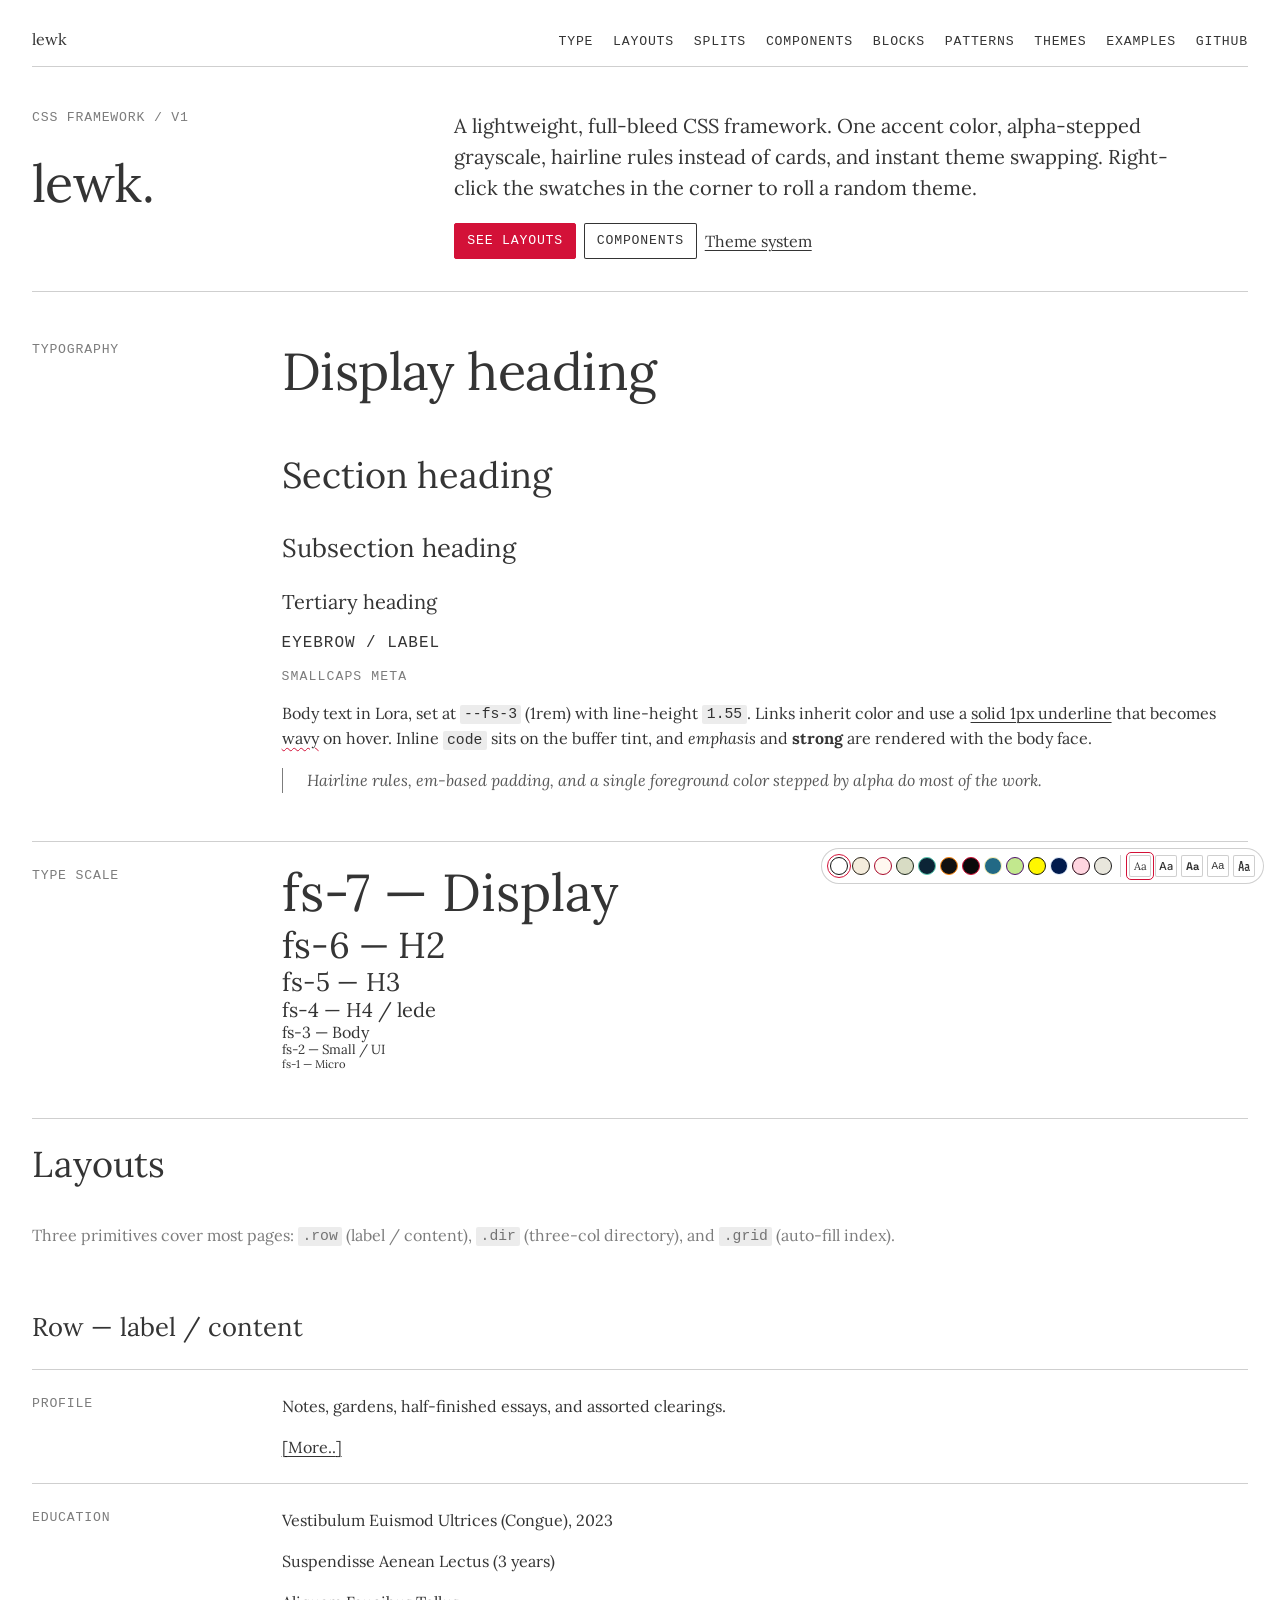
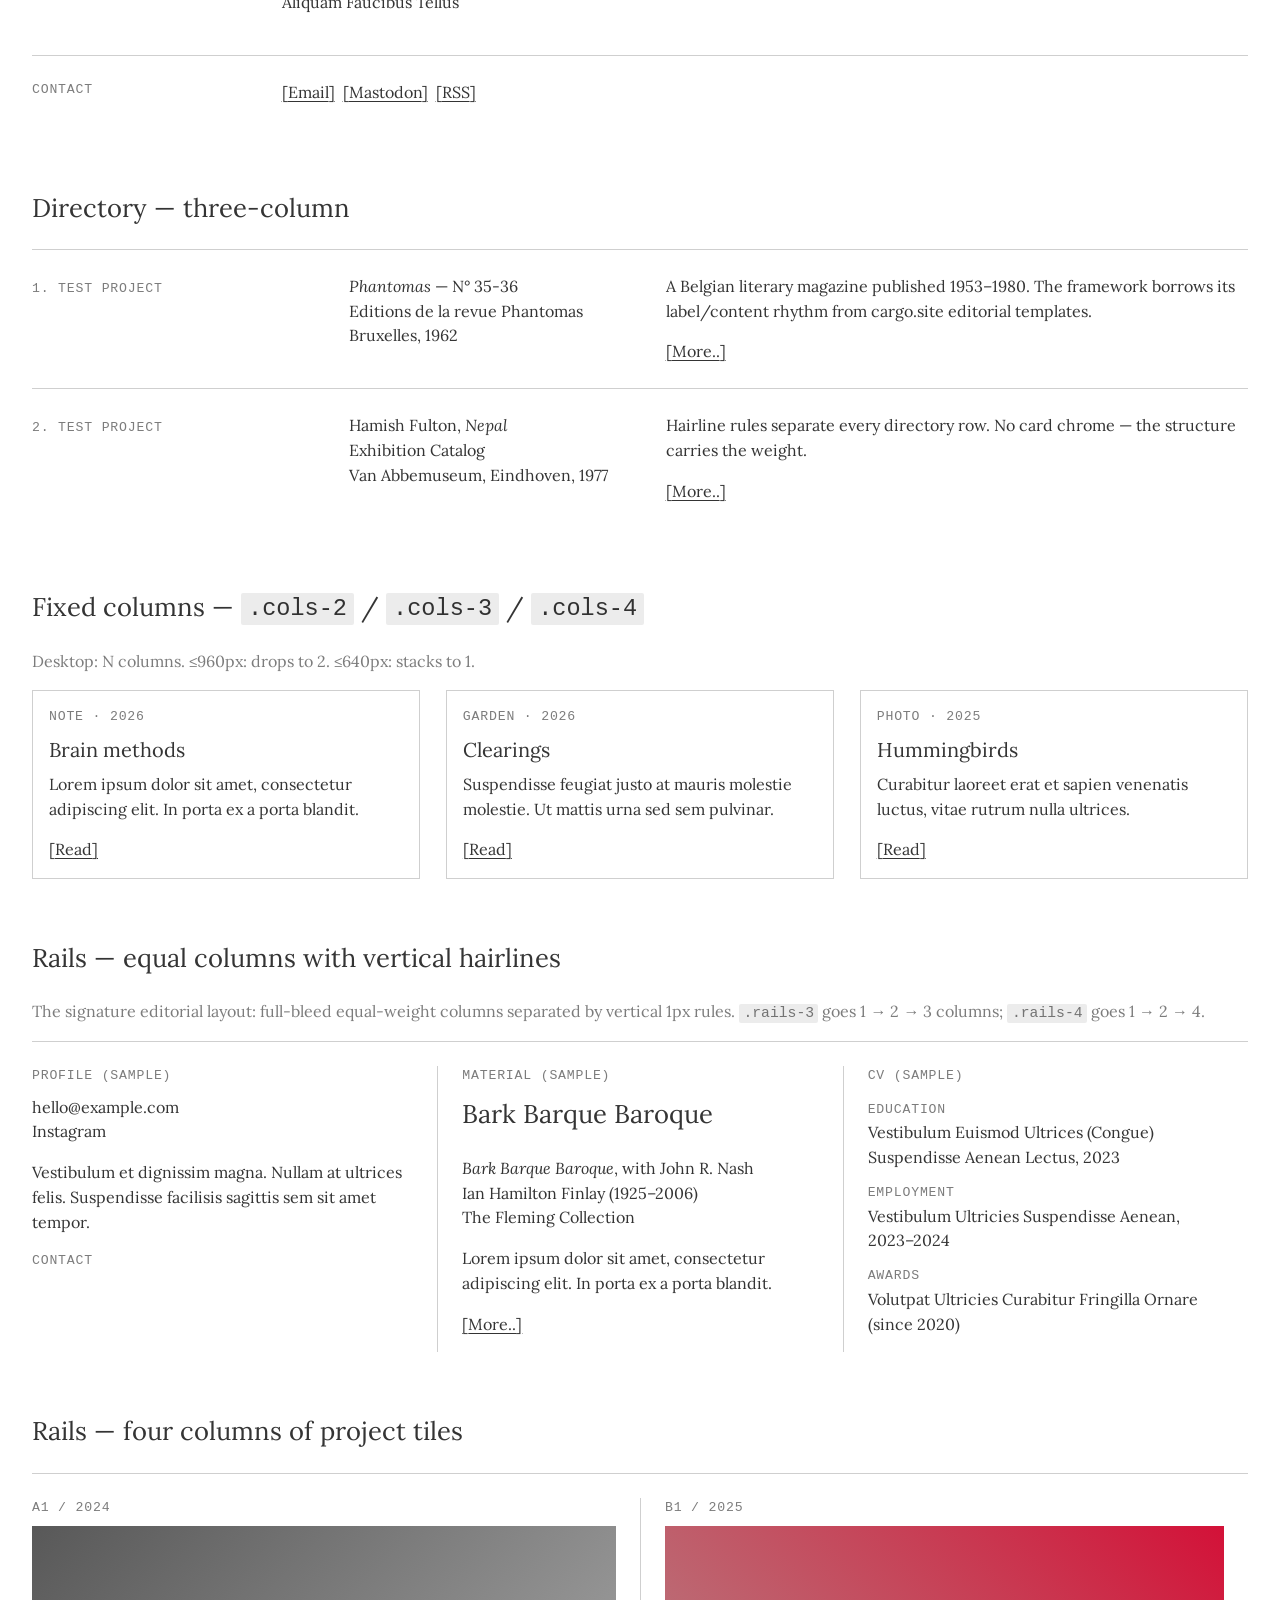
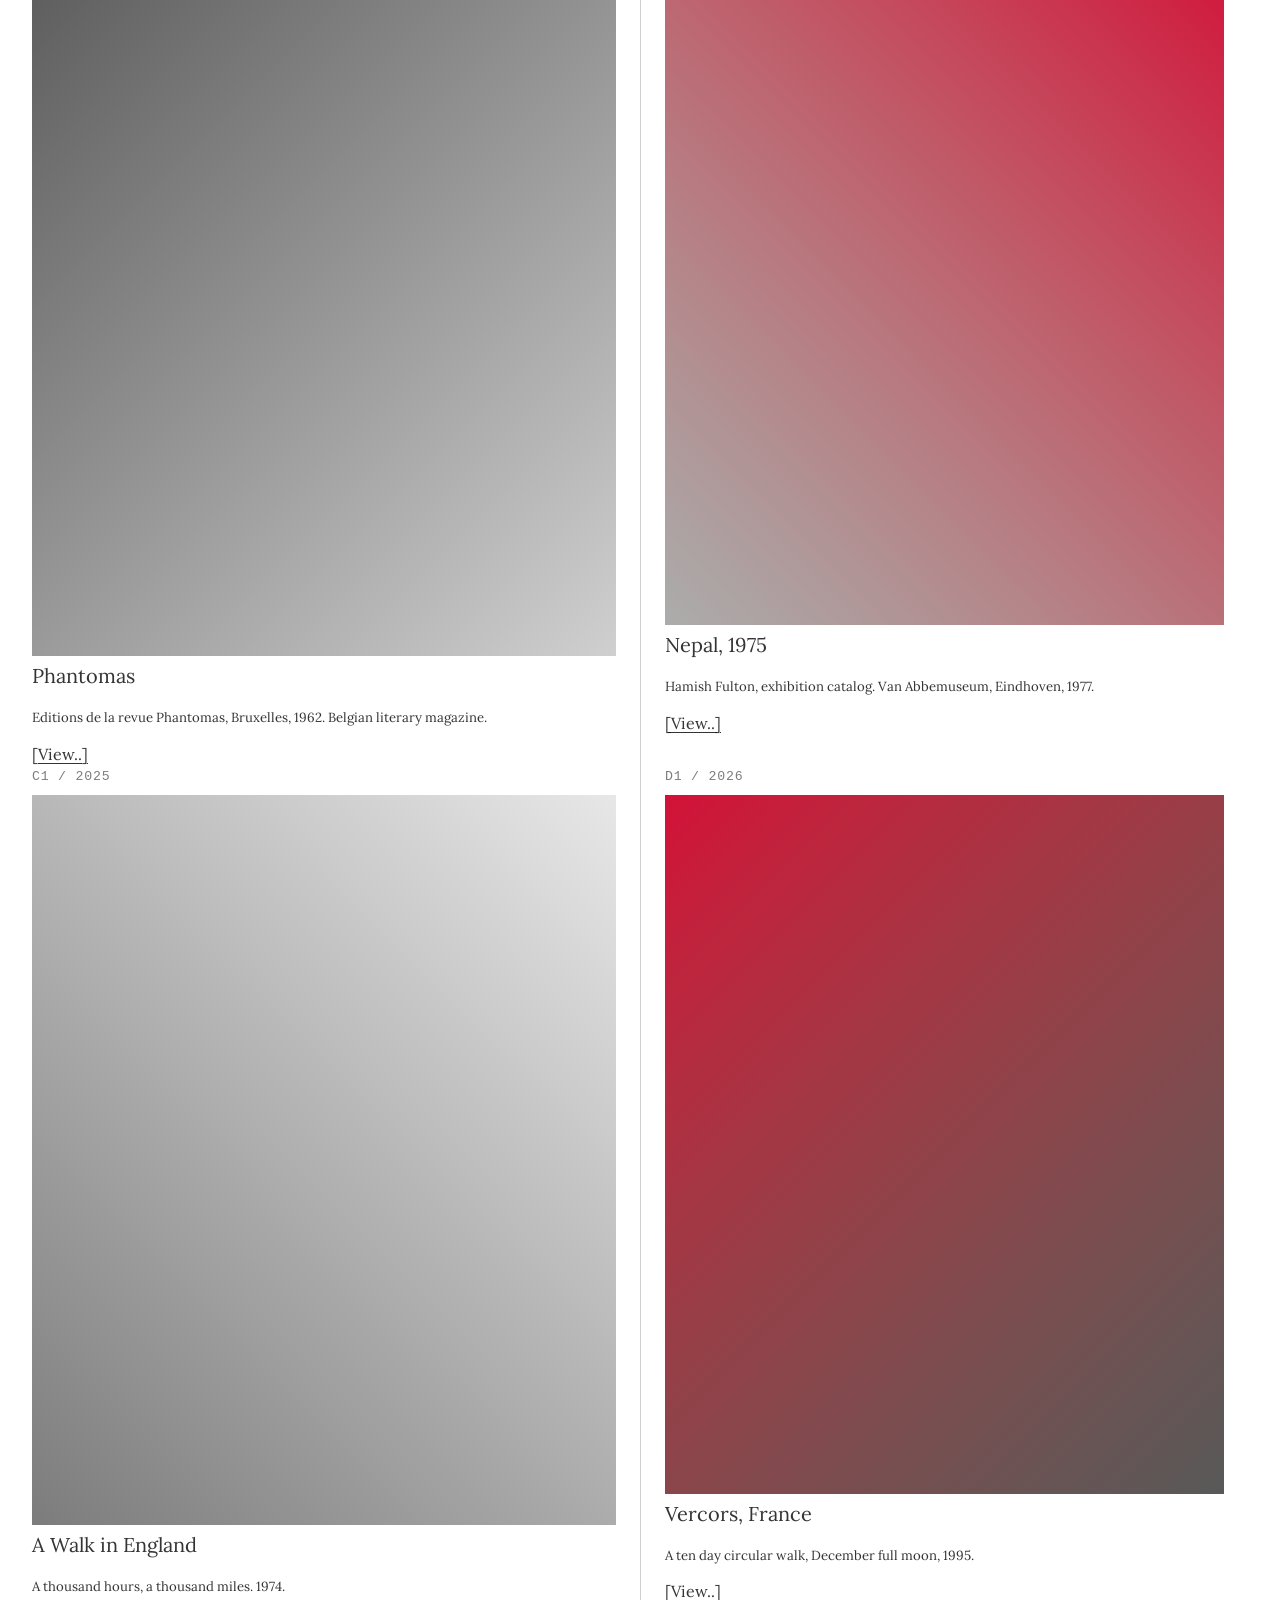
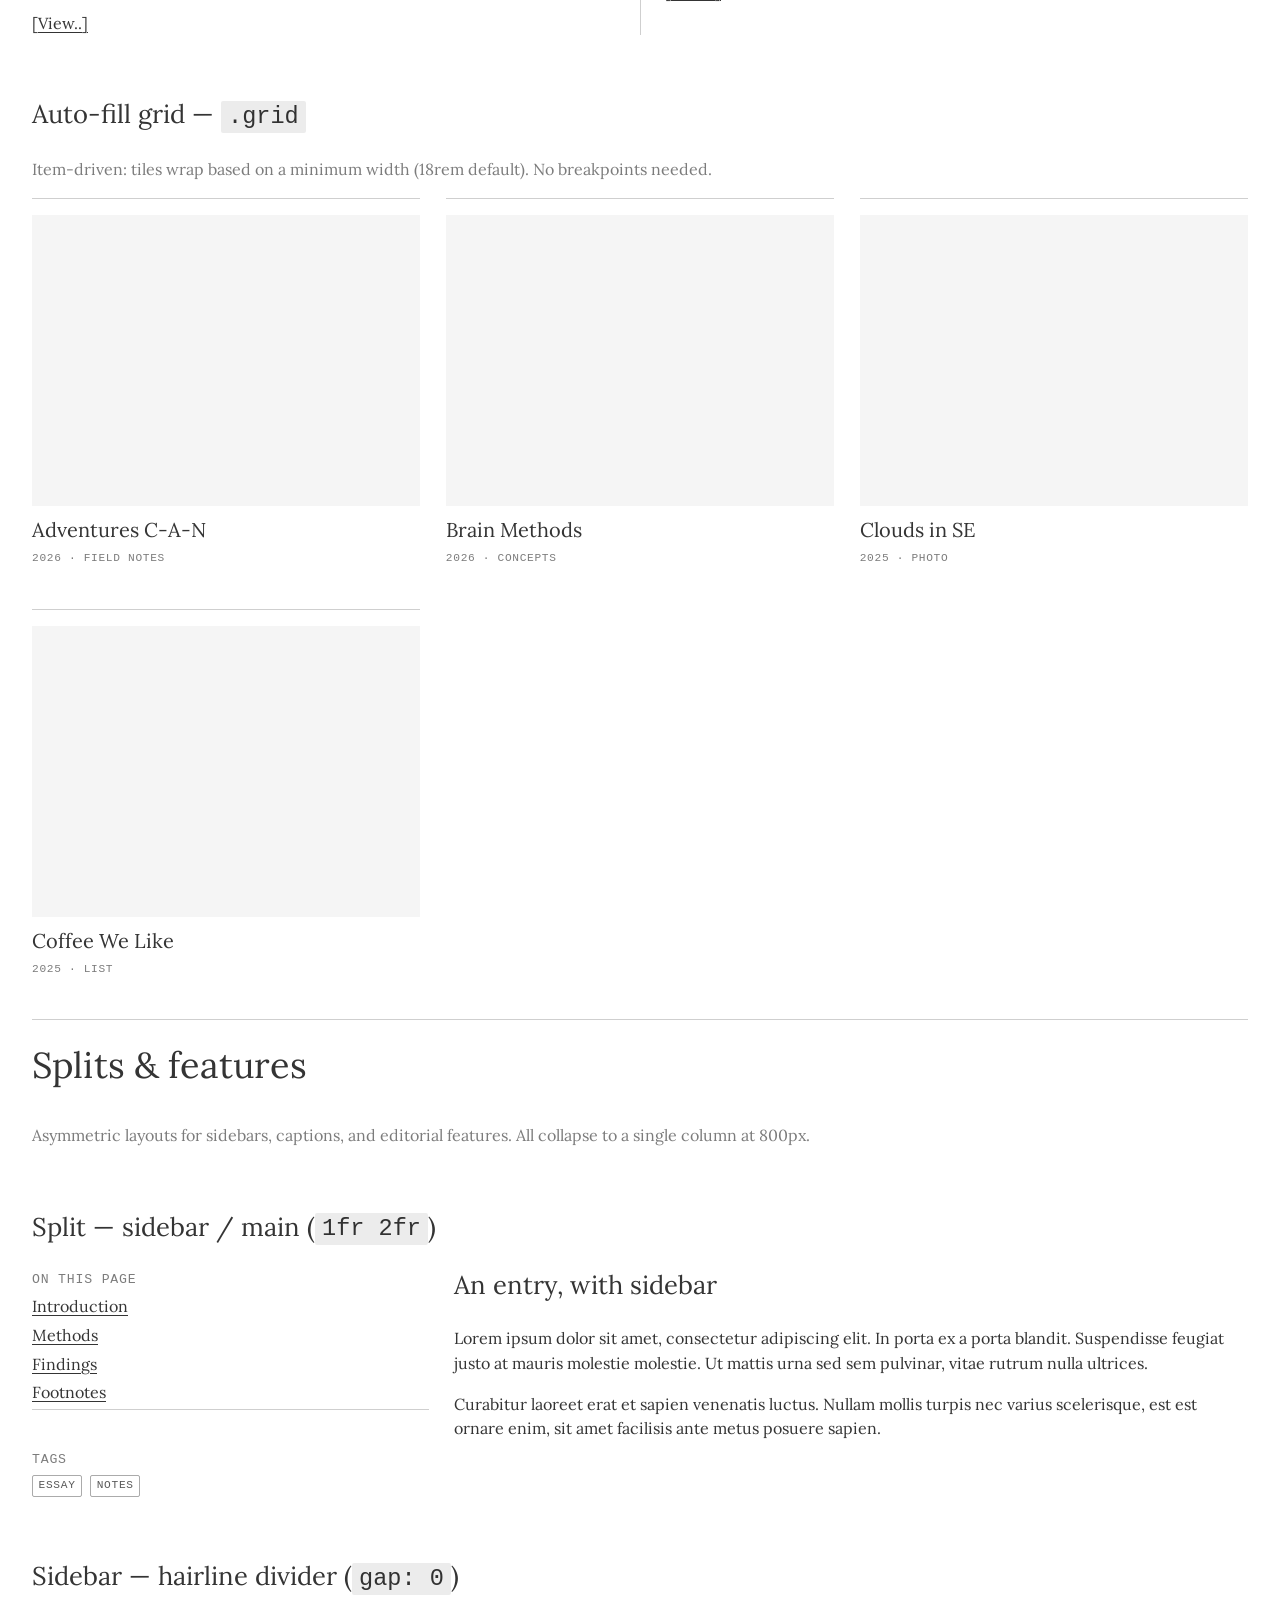
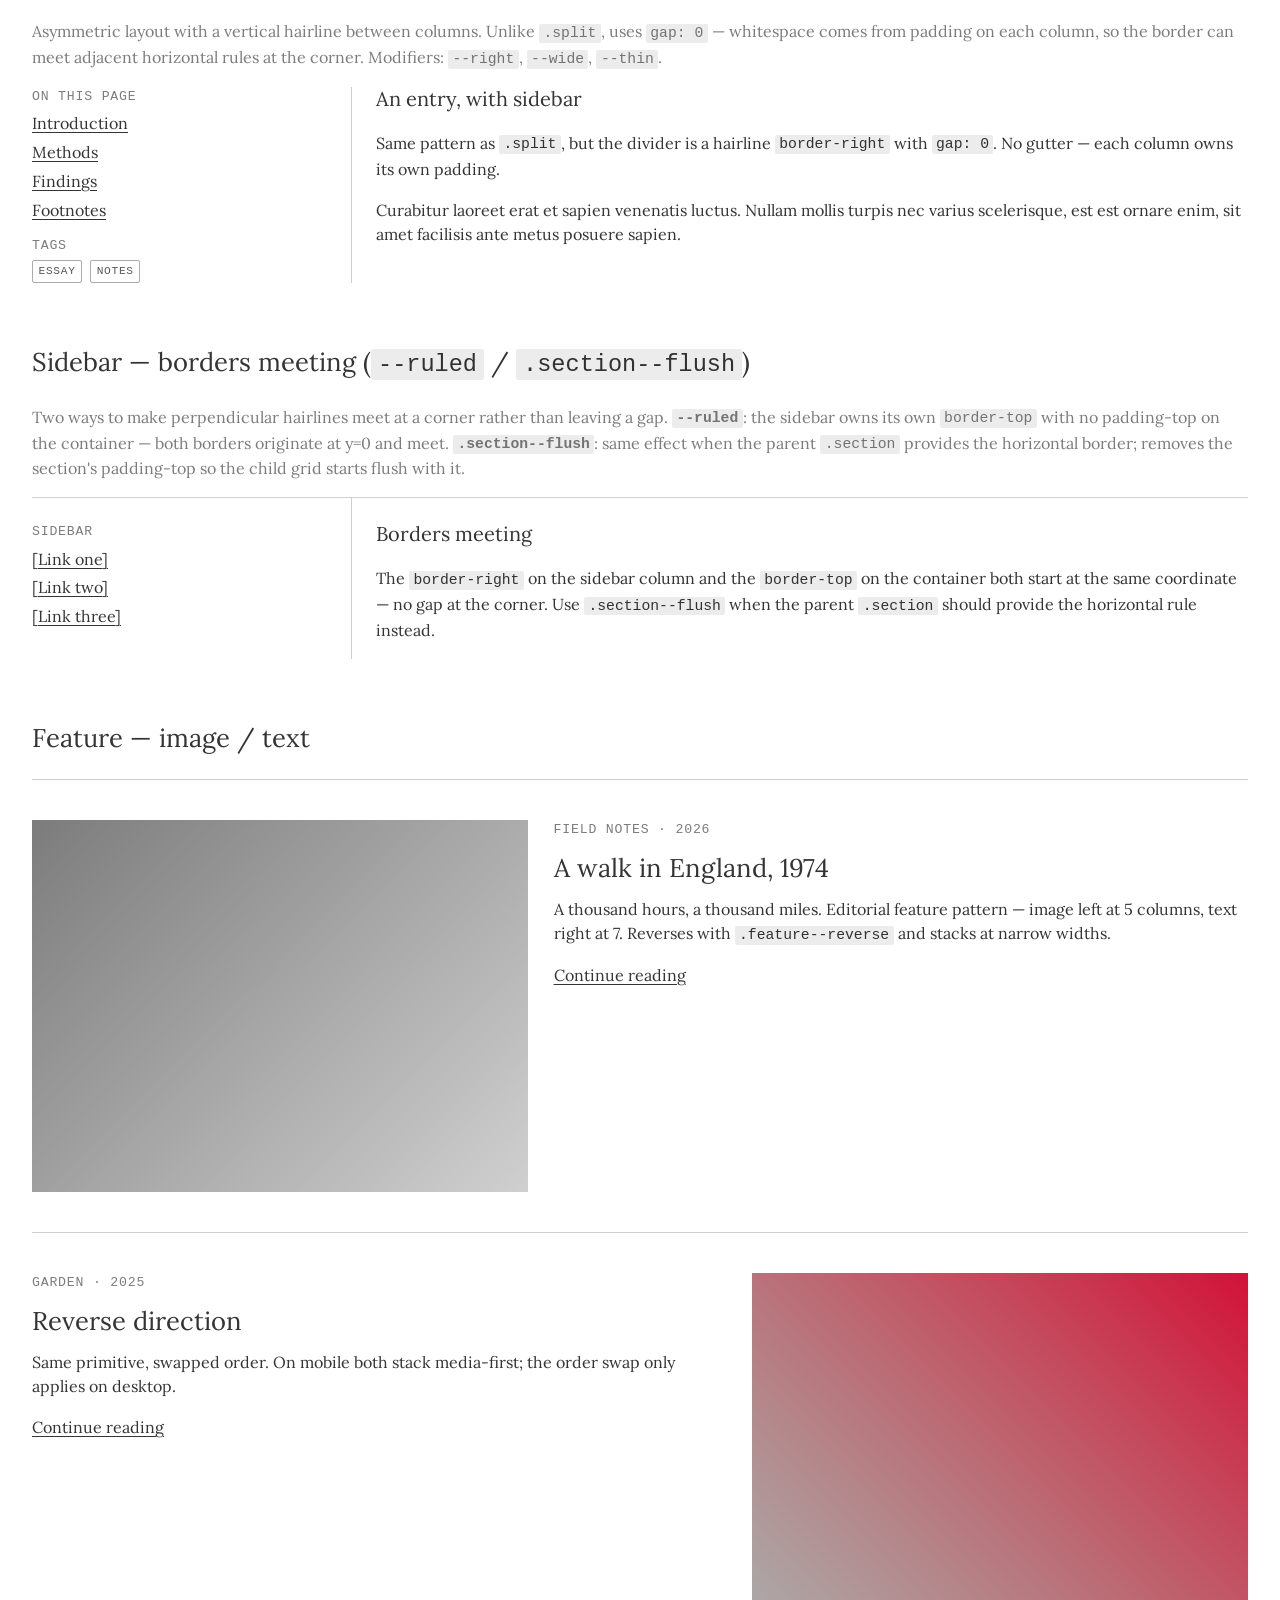
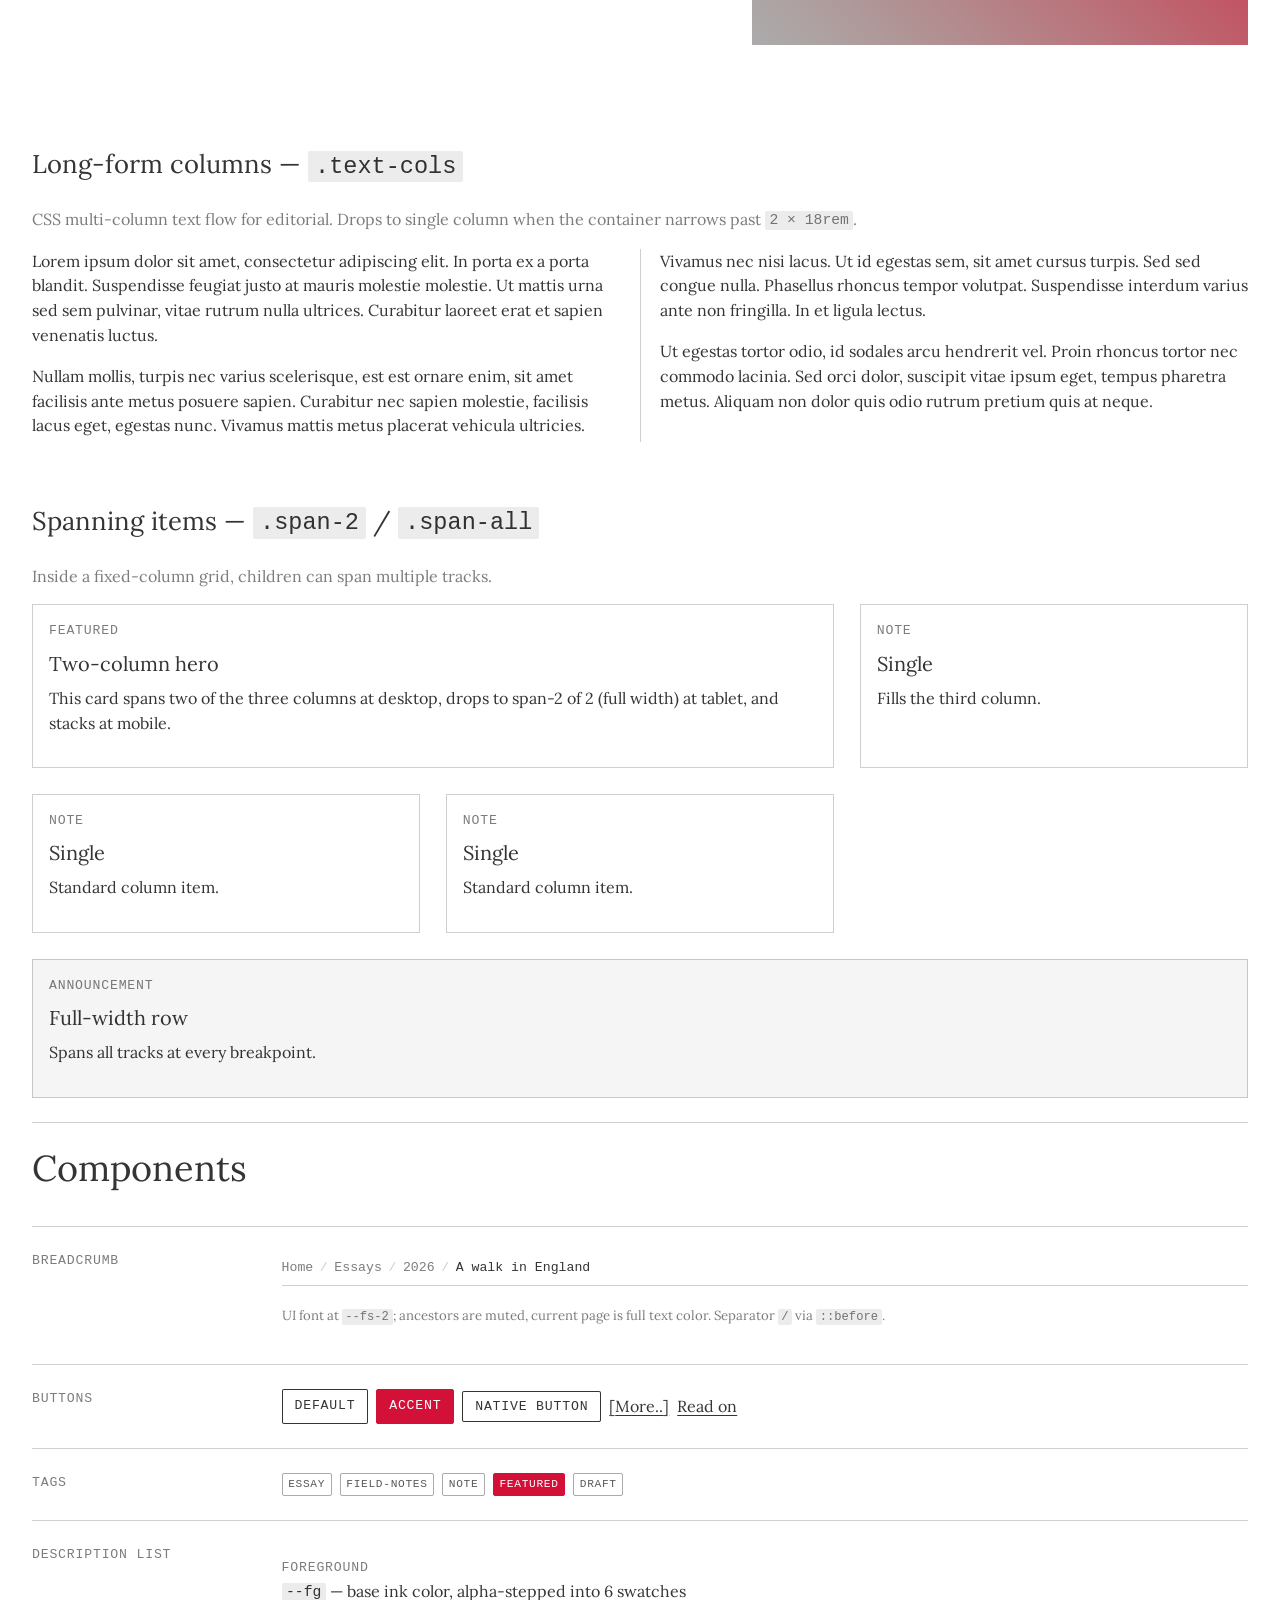
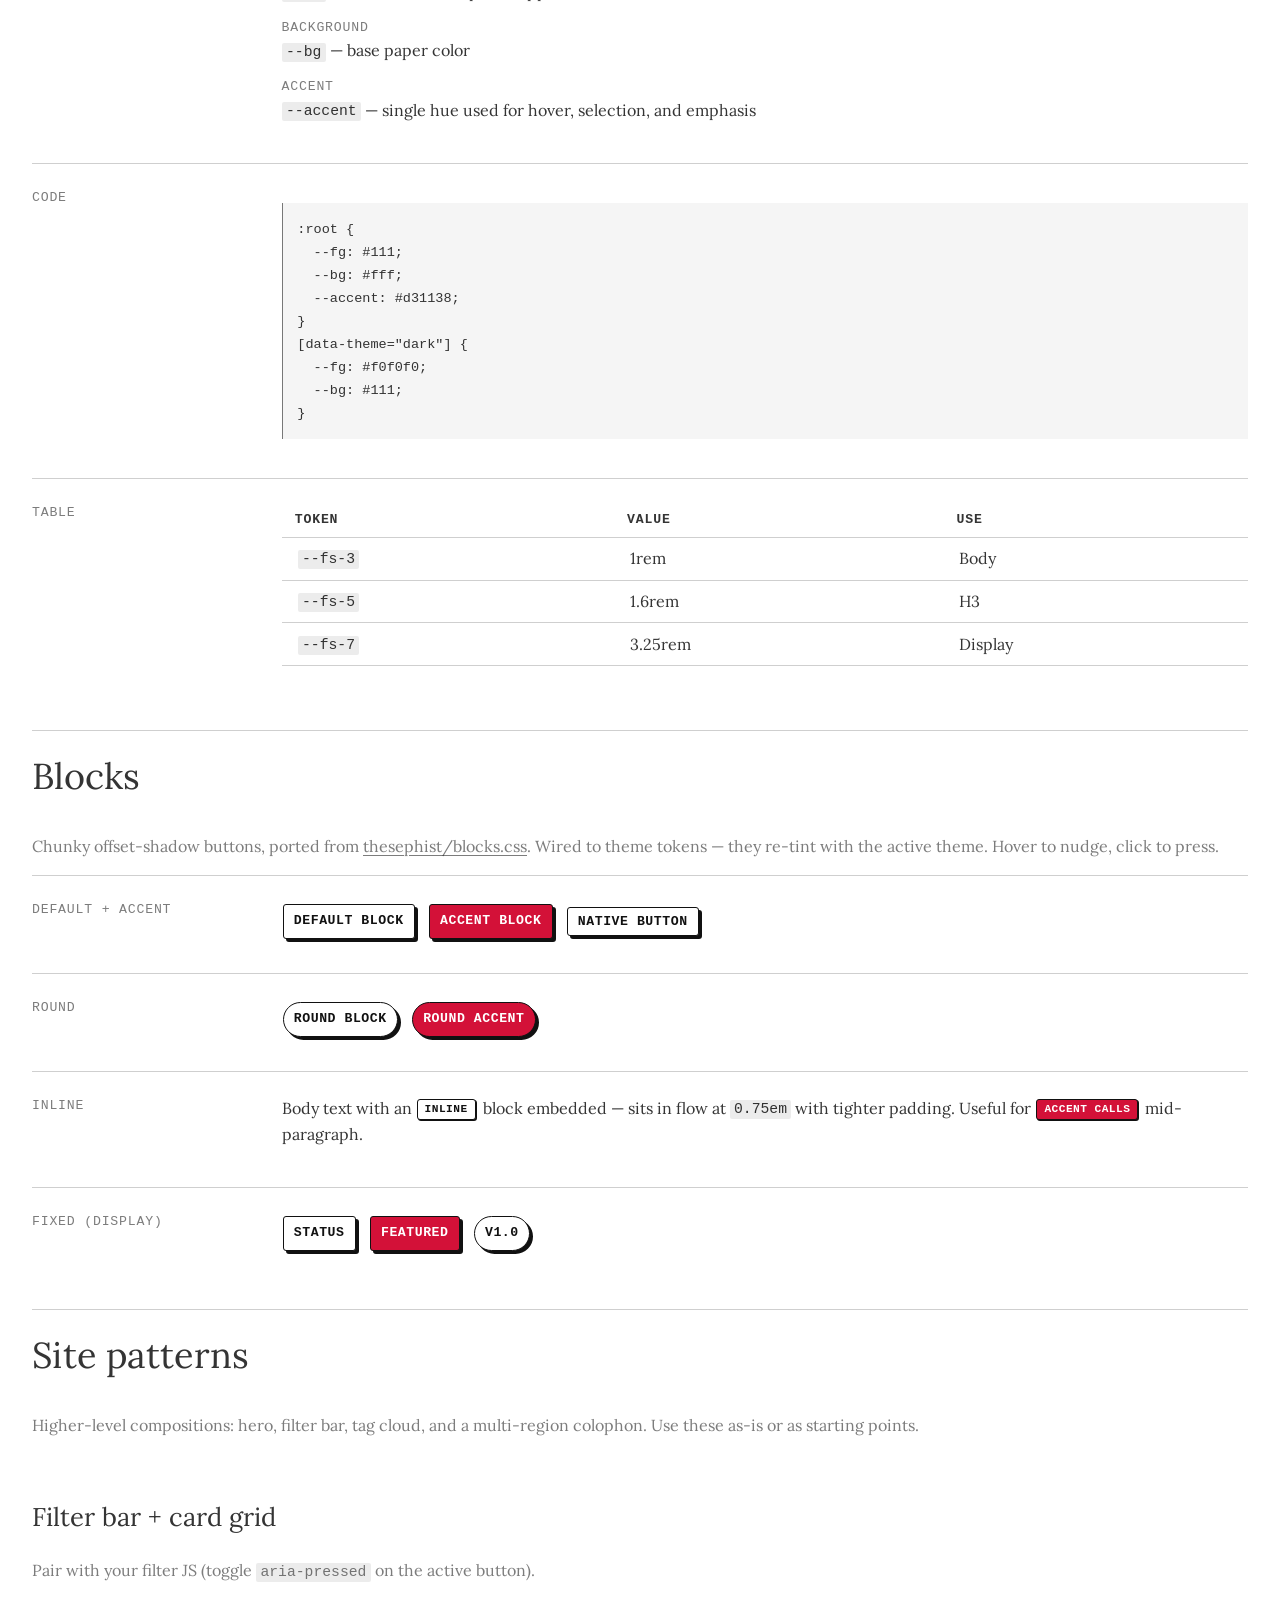
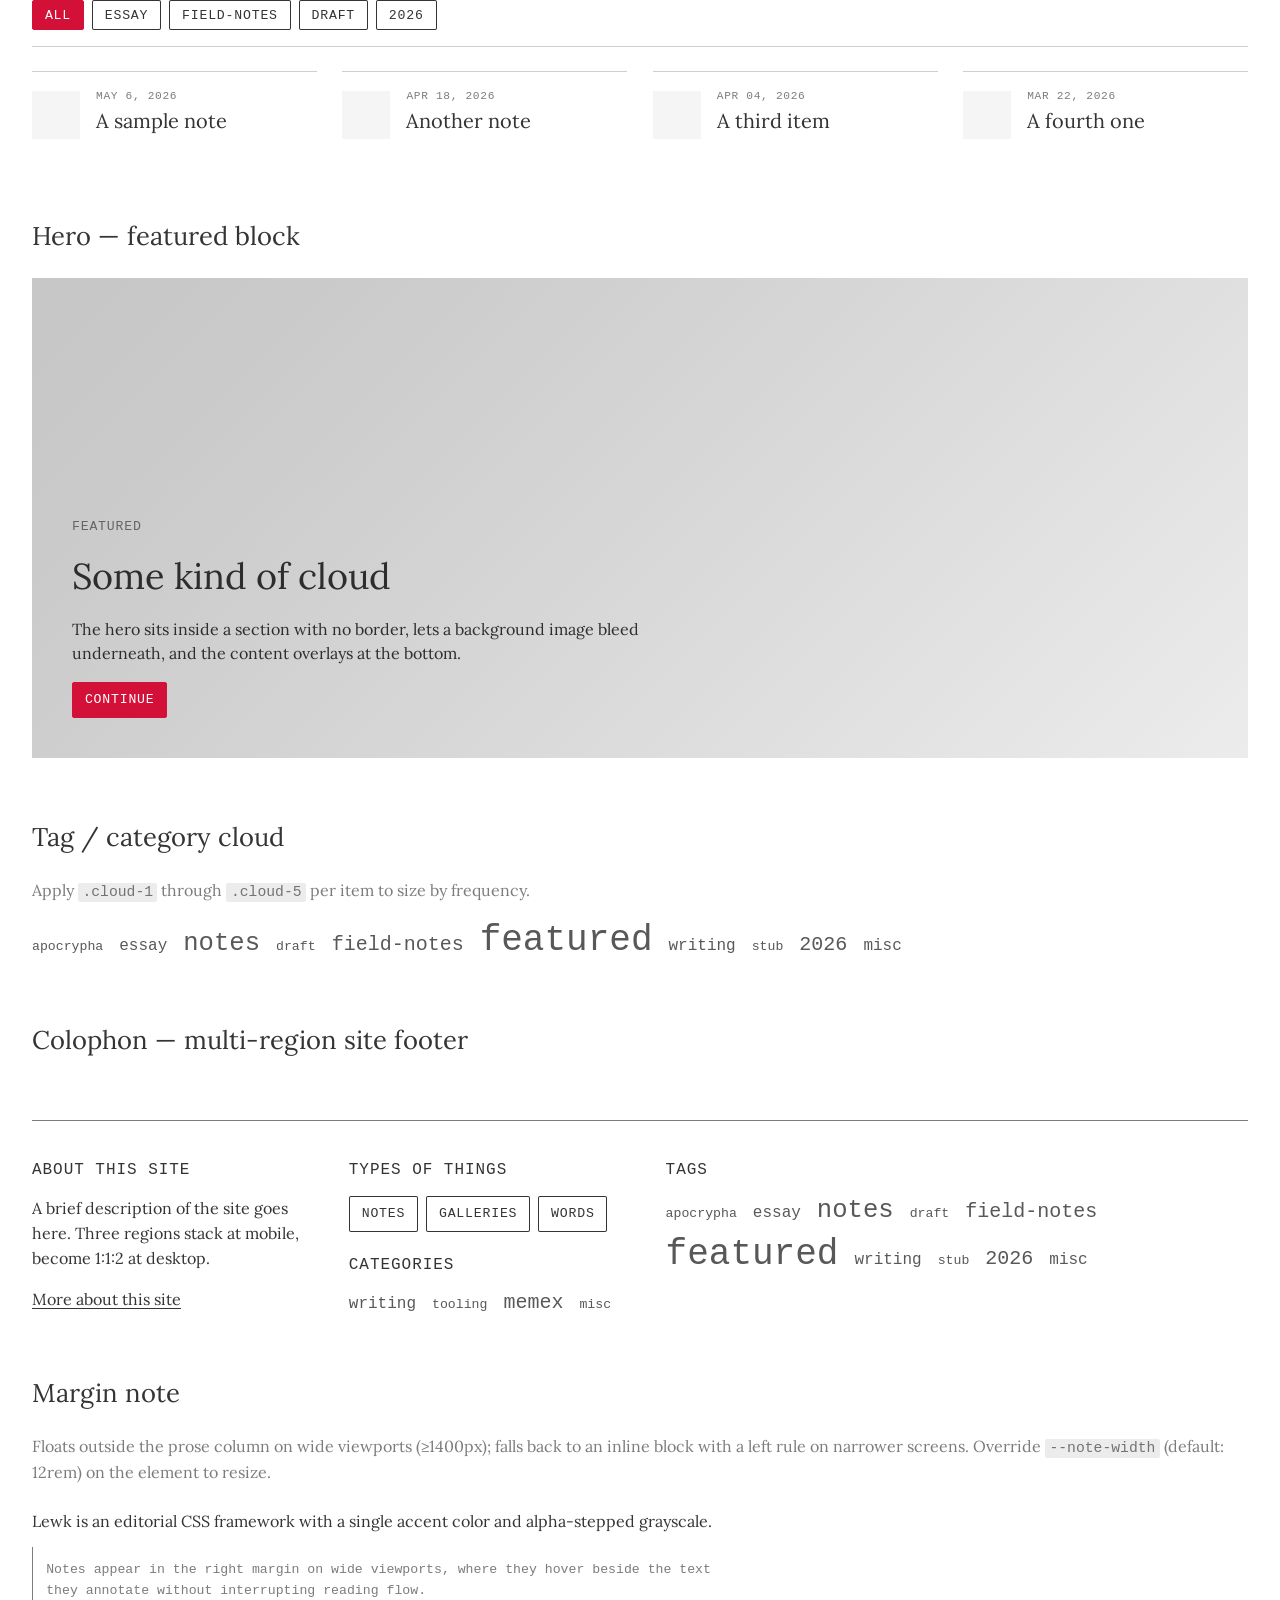
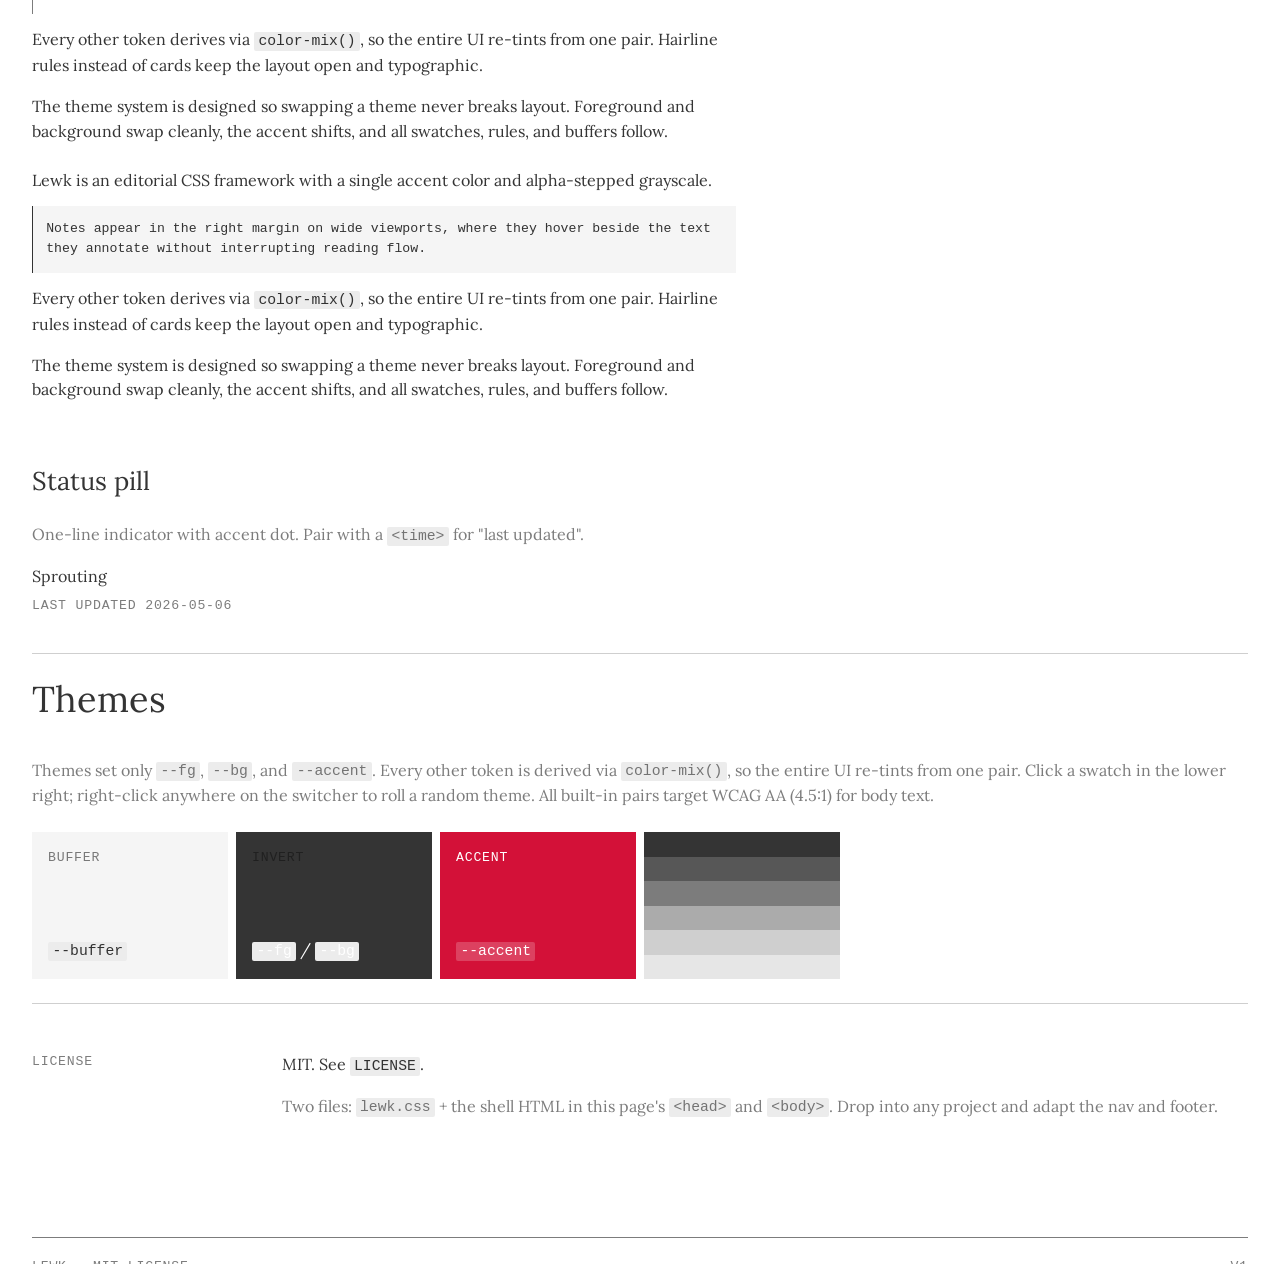
<file: index.html>
<!DOCTYPE html>
<html lang="en" data-theme="light" data-font="serif">
<head>
  <meta charset="UTF-8">
  <meta name="viewport" content="width=device-width, initial-scale=1.0">
  <title>lewk — minimal editorial CSS framework</title>
  <meta name="description" content="A minimal editorial CSS framework. One foreground + one background + one accent per theme; everything else derives.">
  <link rel="icon" type="image/png" href="[data-uri]">

  <link rel="preconnect" href="https://fonts.googleapis.com">
  <link rel="preconnect" href="https://fonts.gstatic.com" crossorigin>
  <link href="https://fonts.googleapis.com/css2?family=Lora:ital,wght@0,400..700;1,400..700&family=Inter:wght@400;500;700&family=Space+Grotesk:wght@400;500;700&family=VT323&display=swap" rel="stylesheet">

  <link rel="stylesheet" href="./lewk.css">
</head>
<body>

<nav class="nav">
  <a class="brand" href="./">lewk</a>
  <a href="#typography">Type</a>
  <a href="#layouts">Layouts</a>
  <a href="#splits">Splits</a>
  <a href="#components">Components</a>
  <a href="#blocks">Blocks</a>
  <a href="#patterns">Patterns</a>
  <a href="#themes">Themes</a>
  <a href="/examples">Examples</a>
  <a href="https://github.com/nimdaghlian/lewk">GitHub</a>
</nav>

<main class="page">

<section class="section">
  <div class="split">
    <div>
      <h6 class="meta">CSS framework / v1</h6>
      <h1 style="margin-top: var(--sp-2)">lewk.</h1>
    </div>
    <div>
      <p style="font-size: var(--fs-4); max-width: 36em;">
        A lightweight, full-bleed CSS framework. One accent color, alpha-stepped
        grayscale, hairline rules instead of cards, and instant theme swapping.
        Right-click the swatches in the corner to roll a random theme.
      </p>
      <div class="cluster" style="margin-top: var(--sp-3)">
        <a class="btn btn--accent" href="#layouts">See layouts</a>
        <a class="btn" href="#components">Components</a>
        <a class="link-arrow" href="#themes">Theme system</a>
      </div>
    </div>
  </div>
</section>

<section class="section" id="typography">
  <div class="row">
    <div class="label">Typography</div>
    <div class="stack">
      <h1>Display heading</h1>
      <h2>Section heading</h2>
      <h3>Subsection heading</h3>
      <h4>Tertiary heading</h4>
      <h5>Eyebrow / Label</h5>
      <h6>Smallcaps meta</h6>
      <p>Body text in Lora, set at <code>--fs-3</code> (1rem) with line-height <code>1.55</code>. Links inherit color and use a <a href="#">solid 1px underline</a> that becomes <a href="#" style="text-decoration-style:wavy;text-decoration-color:var(--accent)">wavy</a> on hover. Inline <code>code</code> sits on the buffer tint, and <em>emphasis</em> and <strong>strong</strong> are rendered with the body face.</p>
      <blockquote>Hairline rules, em-based padding, and a single foreground color stepped by alpha do most of the work.</blockquote>
    </div>
  </div>

  <div class="row">
    <div class="label">Type scale</div>
    <div class="stack-tight">
      <div style="font-size: var(--fs-7); line-height:1">fs-7 — Display</div>
      <div style="font-size: var(--fs-6); line-height:1">fs-6 — H2</div>
      <div style="font-size: var(--fs-5); line-height:1">fs-5 — H3</div>
      <div style="font-size: var(--fs-4); line-height:1">fs-4 — H4 / lede</div>
      <div style="font-size: var(--fs-3); line-height:1">fs-3 — Body</div>
      <div style="font-size: var(--fs-2); line-height:1">fs-2 — Small / UI</div>
      <div style="font-size: var(--fs-1); line-height:1">fs-1 — Micro</div>
    </div>
  </div>
</section>

<section class="section" id="layouts">
  <h2>Layouts</h2>
  <p class="muted">Three primitives cover most pages: <code>.row</code> (label / content), <code>.dir</code> (three-col directory), and <code>.grid</code> (auto-fill index).</p>

  <h3 style="margin-top: var(--sp-5)">Row — label / content</h3>
  <div class="row">
    <div class="label">Profile</div>
    <div>
      <p>Notes, gardens, half-finished essays, and assorted clearings.</p>
      <a class="link-bracket" href="#">More..</a>
    </div>
  </div>
  <div class="row">
    <div class="label">Education</div>
    <div class="stack-tight">
      <p>Vestibulum Euismod Ultrices (Congue), 2023</p>
      <p>Suspendisse Aenean Lectus (3 years)</p>
      <p>Aliquam Faucibus Tellus</p>
    </div>
  </div>
  <div class="row">
    <div class="label">Contact</div>
    <div class="cluster">
      <a class="link-bracket" href="#">Email</a>
      <a class="link-bracket" href="#">Mastodon</a>
      <a class="link-bracket" href="#">RSS</a>
    </div>
  </div>

  <h3 style="margin-top: var(--sp-5)">Directory — three-column</h3>
  <div class="dir">
    <div><span class="meta">1. Test Project</span></div>
    <div>
      <em>Phantomas</em> — N° 35-36<br>
      Editions de la revue Phantomas<br>
      Bruxelles, 1962
    </div>
    <div>
      <p>A Belgian literary magazine published 1953–1980. The framework borrows its label/content rhythm from cargo.site editorial templates.</p>
      <a class="link-bracket" href="#">More..</a>
    </div>
  </div>
  <div class="dir">
    <div><span class="meta">2. Test Project</span></div>
    <div>
      Hamish Fulton, <em>Nepal</em><br>
      Exhibition Catalog<br>
      Van Abbemuseum, Eindhoven, 1977
    </div>
    <div>
      <p>Hairline rules separate every directory row. No card chrome — the structure carries the weight.</p>
      <a class="link-bracket" href="#">More..</a>
    </div>
  </div>

  <h3 style="margin-top: var(--sp-5)">Fixed columns — <code>.cols-2</code> / <code>.cols-3</code> / <code>.cols-4</code></h3>
  <p class="muted">Desktop: N columns. ≤960px: drops to 2. ≤640px: stacks to 1.</p>

  <div class="cols cols-3" style="margin-top: var(--sp-3)">
    <div class="card--boxed">
      <div class="meta">Note · 2026</div>
      <h4 style="margin: var(--sp-2) 0">Brain methods</h4>
      <p>Lorem ipsum dolor sit amet, consectetur adipiscing elit. In porta ex a porta blandit.</p>
      <a class="link-bracket" href="#">Read</a>
    </div>
    <div class="card--boxed">
      <div class="meta">Garden · 2026</div>
      <h4 style="margin: var(--sp-2) 0">Clearings</h4>
      <p>Suspendisse feugiat justo at mauris molestie molestie. Ut mattis urna sed sem pulvinar.</p>
      <a class="link-bracket" href="#">Read</a>
    </div>
    <div class="card--boxed">
      <div class="meta">Photo · 2025</div>
      <h4 style="margin: var(--sp-2) 0">Hummingbirds</h4>
      <p>Curabitur laoreet erat et sapien venenatis luctus, vitae rutrum nulla ultrices.</p>
      <a class="link-bracket" href="#">Read</a>
    </div>
  </div>

  <h3 style="margin-top: var(--sp-5)">Rails — equal columns with vertical hairlines</h3>
  <p class="muted">The signature editorial layout: full-bleed equal-weight columns separated by vertical 1px rules. <code>.rails-3</code> goes 1 → 2 → 3 columns; <code>.rails-4</code> goes 1 → 2 → 4.</p>

  <div class="rails rails-3" style="margin-top: var(--sp-3); border-top: var(--rule); padding-top: var(--sp-4)">
    <div>
      <div class="meta">Profile (Sample)</div>
      <p style="margin-top: var(--sp-2)">hello@example.com<br>Instagram</p>
      <p>Vestibulum et dignissim magna. Nullam at ultrices felis. Suspendisse facilisis sagittis sem sit amet tempor.</p>
      <div class="meta" style="margin-top: var(--sp-3)">Contact</div>
    </div>
    <div>
      <div class="meta">Material (Sample)</div>
      <h4 style="margin: var(--sp-2) 0 var(--sp-3); font-family: var(--font-display); font-size: var(--fs-5)">Bark Barque Baroque</h4>
      <p><em>Bark Barque Baroque</em>, with John R. Nash<br>Ian Hamilton Finlay (1925–2006)<br>The Fleming Collection</p>
      <p>Lorem ipsum dolor sit amet, consectetur adipiscing elit. In porta ex a porta blandit.</p>
      <a class="link-bracket" href="#">More..</a>
    </div>
    <div>
      <div class="meta">CV (Sample)</div>
      <dl>
        <dt>Education</dt>
        <dd>Vestibulum Euismod Ultrices (Congue)<br>Suspendisse Aenean Lectus, 2023</dd>
        <dt>Employment</dt>
        <dd>Vestibulum Ultricies Suspendisse Aenean, 2023–2024</dd>
        <dt>Awards</dt>
        <dd>Volutpat Ultricies Curabitur Fringilla Ornare (since 2020)</dd>
      </dl>
    </div>
  </div>

  <h3 style="margin-top: var(--sp-5)">Rails — four columns of project tiles</h3>
  <div class="rails rails-4" style="margin-top: var(--sp-3); border-top: var(--rule); padding-top: var(--sp-4)">
    <div>
      <div class="meta">A1 / 2024</div>
      <div style="aspect-ratio: 4/5; background: linear-gradient(135deg, var(--swatch-2), var(--swatch-5)); margin: var(--sp-2) 0"></div>
      <h5 style="font-family: var(--font-display); font-size: var(--fs-4); text-transform: none; letter-spacing: 0">Phantomas</h5>
      <p class="small">Editions de la revue Phantomas, Bruxelles, 1962. Belgian literary magazine.</p>
      <a class="link-bracket" href="#">View..</a>
    </div>
    <div>
      <div class="meta">B1 / 2025</div>
      <div style="aspect-ratio: 4/5; background: linear-gradient(225deg, var(--accent), var(--swatch-4)); margin: var(--sp-2) 0"></div>
      <h5 style="font-family: var(--font-display); font-size: var(--fs-4); text-transform: none; letter-spacing: 0">Nepal, 1975</h5>
      <p class="small">Hamish Fulton, exhibition catalog. Van Abbemuseum, Eindhoven, 1977.</p>
      <a class="link-bracket" href="#">View..</a>
    </div>
    <div>
      <div class="meta">C1 / 2025</div>
      <div style="aspect-ratio: 4/5; background: linear-gradient(45deg, var(--swatch-3), var(--swatch-6)); margin: var(--sp-2) 0"></div>
      <h5 style="font-family: var(--font-display); font-size: var(--fs-4); text-transform: none; letter-spacing: 0">A Walk in England</h5>
      <p class="small">A thousand hours, a thousand miles. 1974.</p>
      <a class="link-bracket" href="#">View..</a>
    </div>
    <div>
      <div class="meta">D1 / 2026</div>
      <div style="aspect-ratio: 4/5; background: linear-gradient(315deg, var(--swatch-2), var(--accent)); margin: var(--sp-2) 0"></div>
      <h5 style="font-family: var(--font-display); font-size: var(--fs-4); text-transform: none; letter-spacing: 0">Vercors, France</h5>
      <p class="small">A ten day circular walk, December full moon, 1995.</p>
      <a class="link-bracket" href="#">View..</a>
    </div>
  </div>

  <h3 style="margin-top: var(--sp-5)">Auto-fill grid — <code>.grid</code></h3>
  <p class="muted">Item-driven: tiles wrap based on a minimum width (18rem default). No breakpoints needed.</p>
  <div class="grid">
    <a class="card" href="#">
      <div class="card-thumb"></div>
      <div class="card-title">Adventures C-A-N</div>
      <div class="card-meta">2026 · Field notes</div>
    </a>
    <a class="card" href="#">
      <div class="card-thumb"></div>
      <div class="card-title">Brain Methods</div>
      <div class="card-meta">2026 · Concepts</div>
    </a>
    <a class="card" href="#">
      <div class="card-thumb"></div>
      <div class="card-title">Clouds in SE</div>
      <div class="card-meta">2025 · Photo</div>
    </a>
    <a class="card" href="#">
      <div class="card-thumb"></div>
      <div class="card-title">Coffee We Like</div>
      <div class="card-meta">2025 · List</div>
    </a>
  </div>
</section>

<section class="section" id="splits">
  <h2>Splits &amp; features</h2>
  <p class="muted">Asymmetric layouts for sidebars, captions, and editorial features. All collapse to a single column at 800px.</p>

  <h3 style="margin-top: var(--sp-5)">Split — sidebar / main (<code>1fr 2fr</code>)</h3>
  <div class="split">
    <aside class="stack-tight">
      <div class="meta">On this page</div>
      <a href="#" style="display:block">Introduction</a>
      <a href="#" style="display:block">Methods</a>
      <a href="#" style="display:block">Findings</a>
      <a href="#" style="display:block">Footnotes</a>
      <hr>
      <div class="meta">Tags</div>
      <div class="cluster">
        <a class="tag" href="#">essay</a>
        <a class="tag" href="#">notes</a>
      </div>
    </aside>
    <article>
      <h3 style="margin-top:0">An entry, with sidebar</h3>
      <p>Lorem ipsum dolor sit amet, consectetur adipiscing elit. In porta ex a porta blandit. Suspendisse feugiat justo at mauris molestie molestie. Ut mattis urna sed sem pulvinar, vitae rutrum nulla ultrices.</p>
      <p>Curabitur laoreet erat et sapien venenatis luctus. Nullam mollis turpis nec varius scelerisque, est est ornare enim, sit amet facilisis ante metus posuere sapien.</p>
    </article>
  </div>

  <h3 style="margin-top: var(--sp-5)">Sidebar — hairline divider (<code>gap: 0</code>)</h3>
  <p class="muted">Asymmetric layout with a vertical hairline between columns. Unlike <code>.split</code>, uses <code>gap: 0</code> — whitespace comes from padding on each column, so the border can meet adjacent horizontal rules at the corner. Modifiers: <code>--right</code>, <code>--wide</code>, <code>--thin</code>.</p>
  <div class="sidebar" id="sidebar" style="margin-top: var(--sp-3)">
    <aside class="stack-tight">
      <div class="meta">On this page</div>
      <a href="#" style="display:block">Introduction</a>
      <a href="#" style="display:block">Methods</a>
      <a href="#" style="display:block">Findings</a>
      <a href="#" style="display:block">Footnotes</a>
      <div class="meta" style="margin-top: var(--sp-3)">Tags</div>
      <div class="cluster">
        <a class="tag" href="#">essay</a>
        <a class="tag" href="#">notes</a>
      </div>
    </aside>
    <article>
      <h4 style="margin-top:0">An entry, with sidebar</h4>
      <p>Same pattern as <code>.split</code>, but the divider is a hairline <code>border-right</code> with <code>gap: 0</code>. No gutter — each column owns its own padding.</p>
      <p>Curabitur laoreet erat et sapien venenatis luctus. Nullam mollis turpis nec varius scelerisque, est est ornare enim, sit amet facilisis ante metus posuere sapien.</p>
    </article>
  </div>

  <h3 style="margin-top: var(--sp-5)">Sidebar — borders meeting (<code>--ruled</code> / <code>.section--flush</code>)</h3>
  <p class="muted">Two ways to make perpendicular hairlines meet at a corner rather than leaving a gap. <strong><code>--ruled</code></strong>: the sidebar owns its own <code>border-top</code> with no padding-top on the container — both borders originate at y=0 and meet. <strong><code>.section--flush</code></strong>: same effect when the parent <code>.section</code> provides the horizontal border; removes the section's padding-top so the child grid starts flush with it.</p>

  <div class="sidebar sidebar--ruled" style="margin-top: var(--sp-3)">
    <aside class="stack-tight">
      <div class="meta">Sidebar</div>
      <a href="#" class="link-bracket" style="display:block">Link one</a>
      <a href="#" class="link-bracket" style="display:block">Link two</a>
      <a href="#" class="link-bracket" style="display:block">Link three</a>
    </aside>
    <article>
      <h4 style="margin-top:0">Borders meeting</h4>
      <p>The <code>border-right</code> on the sidebar column and the <code>border-top</code> on the container both start at the same coordinate — no gap at the corner. Use <code>.section--flush</code> when the parent <code>.section</code> should provide the horizontal rule instead.</p>
    </article>
  </div>

  <h3 style="margin-top: var(--sp-5)">Feature — image / text</h3>
  <div class="feature">
    <div class="feature-media" style="background: linear-gradient(135deg, var(--swatch-3), var(--swatch-5))"></div>
    <div>
      <div class="meta">Field notes · 2026</div>
      <h3 style="margin: var(--sp-2) 0">A walk in England, 1974</h3>
      <p>A thousand hours, a thousand miles. Editorial feature pattern — image left at 5 columns, text right at 7. Reverses with <code>.feature--reverse</code> and stacks at narrow widths.</p>
      <a class="link-arrow" href="#">Continue reading</a>
    </div>
  </div>

  <div class="feature feature--reverse">
    <div class="feature-media" style="background: linear-gradient(225deg, var(--accent), var(--swatch-4))"></div>
    <div>
      <div class="meta">Garden · 2025</div>
      <h3 style="margin: var(--sp-2) 0">Reverse direction</h3>
      <p>Same primitive, swapped order. On mobile both stack media-first; the order swap only applies on desktop.</p>
      <a class="link-arrow" href="#">Continue reading</a>
    </div>
  </div>

  <h3 style="margin-top: var(--sp-5)">Long-form columns — <code>.text-cols</code></h3>
  <p class="muted">CSS multi-column text flow for editorial. Drops to single column when the container narrows past <code>2 × 18rem</code>.</p>
  <div class="text-cols" style="margin-top: var(--sp-3)">
    <p>Lorem ipsum dolor sit amet, consectetur adipiscing elit. In porta ex a porta blandit. Suspendisse feugiat justo at mauris molestie molestie. Ut mattis urna sed sem pulvinar, vitae rutrum nulla ultrices. Curabitur laoreet erat et sapien venenatis luctus.</p>
    <p>Nullam mollis, turpis nec varius scelerisque, est est ornare enim, sit amet facilisis ante metus posuere sapien. Curabitur nec sapien molestie, facilisis lacus eget, egestas nunc. Vivamus mattis metus placerat vehicula ultricies.</p>
    <p>Vivamus nec nisi lacus. Ut id egestas sem, sit amet cursus turpis. Sed sed congue nulla. Phasellus rhoncus tempor volutpat. Suspendisse interdum varius ante non fringilla. In et ligula lectus.</p>
    <p>Ut egestas tortor odio, id sodales arcu hendrerit vel. Proin rhoncus tortor nec commodo lacinia. Sed orci dolor, suscipit vitae ipsum eget, tempus pharetra metus. Aliquam non dolor quis odio rutrum pretium quis at neque.</p>
  </div>

  <h3 style="margin-top: var(--sp-5)">Spanning items — <code>.span-2</code> / <code>.span-all</code></h3>
  <p class="muted">Inside a fixed-column grid, children can span multiple tracks.</p>
  <div class="cols cols-3" style="margin-top: var(--sp-3)">
    <div class="card--boxed span-2"><div class="meta">Featured</div><h4 style="margin: var(--sp-2) 0">Two-column hero</h4><p>This card spans two of the three columns at desktop, drops to span-2 of 2 (full width) at tablet, and stacks at mobile.</p></div>
    <div class="card--boxed"><div class="meta">Note</div><h4 style="margin: var(--sp-2) 0">Single</h4><p>Fills the third column.</p></div>
    <div class="card--boxed"><div class="meta">Note</div><h4 style="margin: var(--sp-2) 0">Single</h4><p>Standard column item.</p></div>
    <div class="card--boxed"><div class="meta">Note</div><h4 style="margin: var(--sp-2) 0">Single</h4><p>Standard column item.</p></div>
    <div class="card--boxed span-all" style="background: var(--buffer)"><div class="meta">Announcement</div><h4 style="margin: var(--sp-2) 0">Full-width row</h4><p>Spans all tracks at every breakpoint.</p></div>
  </div>
</section>

<section class="section" id="components">
  <h2>Components</h2>

  <div class="row">
    <div class="label">Breadcrumb</div>
    <div>
      <nav class="breadcrumb" aria-label="Breadcrumb">
        <a href="#">Home</a>
        <a href="#">Essays</a>
        <a href="#">2026</a>
        <span aria-current="page">A walk in England</span>
      </nav>
      <p class="muted small">UI font at <code>--fs-2</code>; ancestors are muted, current page is full text color. Separator <code>/</code> via <code>::before</code>.</p>
    </div>
  </div>

  <div class="row">
    <div class="label">Buttons</div>
    <div class="cluster">
      <a class="btn" href="#">Default</a>
      <a class="btn btn--accent" href="#">Accent</a>
      <button class="btn">Native button</button>
      <a class="link-bracket" href="#">More..</a>
      <a class="link-arrow" href="#">Read on</a>
    </div>
  </div>

  <div class="row">
    <div class="label">Tags</div>
    <div class="cluster">
      <a class="tag" href="#">essay</a>
      <a class="tag" href="#">field-notes</a>
      <a class="tag" href="#">note</a>
      <a class="tag tag--accent" href="#">featured</a>
      <a class="tag" href="#">draft</a>
    </div>
  </div>

  <div class="row">
    <div class="label">Description list</div>
    <div>
      <dl>
        <dt>Foreground</dt>
        <dd><code>--fg</code> — base ink color, alpha-stepped into 6 swatches</dd>
        <dt>Background</dt>
        <dd><code>--bg</code> — base paper color</dd>
        <dt>Accent</dt>
        <dd><code>--accent</code> — single hue used for hover, selection, and emphasis</dd>
      </dl>
    </div>
  </div>

  <div class="row">
    <div class="label">Code</div>
    <div>
<pre><code>:root {
  --fg: #111;
  --bg: #fff;
  --accent: #d31138;
}
[data-theme="dark"] {
  --fg: #f0f0f0;
  --bg: #111;
}</code></pre>
    </div>
  </div>

  <div class="row">
    <div class="label">Table</div>
    <div>
      <table>
        <thead><tr><th>Token</th><th>Value</th><th>Use</th></tr></thead>
        <tbody>
          <tr><td><code>--fs-3</code></td><td>1rem</td><td>Body</td></tr>
          <tr><td><code>--fs-5</code></td><td>1.6rem</td><td>H3</td></tr>
          <tr><td><code>--fs-7</code></td><td>3.25rem</td><td>Display</td></tr>
        </tbody>
      </table>
    </div>
  </div>
</section>

<section class="section" id="blocks">
  <h2>Blocks</h2>
  <p class="muted">Chunky offset-shadow buttons, ported from <a href="https://github.com/thesephist/blocks.css/">thesephist/blocks.css</a>. Wired to theme tokens — they re-tint with the active theme. Hover to nudge, click to press.</p>

  <div class="row">
    <div class="label">Default + accent</div>
    <div class="cluster">
      <a class="block" href="#">Default block</a>
      <a class="block block--accent" href="#">Accent block</a>
      <button class="block">Native button</button>
    </div>
  </div>

  <div class="row">
    <div class="label">Round</div>
    <div class="cluster">
      <a class="block block--round" href="#">Round block</a>
      <a class="block block--round block--accent" href="#">Round accent</a>
    </div>
  </div>

  <div class="row">
    <div class="label">Inline</div>
    <div>
      <p>Body text with an <a class="block block--inline" href="#">inline</a> block embedded — sits in flow at <code>0.75em</code> with tighter padding. Useful for <a class="block block--inline block--accent" href="#">accent calls</a> mid-paragraph.</p>
    </div>
  </div>

  <div class="row">
    <div class="label">Fixed (display)</div>
    <div class="cluster">
      <span class="block block--fixed">Status</span>
      <span class="block block--fixed block--accent">Featured</span>
      <span class="block block--fixed block--round">v1.0</span>
    </div>
  </div>
</section>

<section class="section" id="patterns">
  <h2>Site patterns</h2>
  <p class="muted">Higher-level compositions: hero, filter bar, tag cloud, and a multi-region colophon. Use these as-is or as starting points.</p>

  <h3 style="margin-top: var(--sp-5)">Filter bar + card grid</h3>
  <p class="muted">Pair with your filter JS (toggle <code>aria-pressed</code> on the active button).</p>
  <div class="filter-bar">
    <button class="btn" aria-pressed="true">All</button>
    <button class="btn">essay</button>
    <button class="btn">field-notes</button>
    <button class="btn">draft</button>
    <button class="btn">2026</button>
  </div>
  <div class="cols cols-4">
    <a class="card card--row" href="#">
      <div class="card-thumb"></div>
      <div>
        <div class="card-meta">May 6, 2026</div>
        <div class="card-title">A sample note</div>
      </div>
    </a>
    <a class="card card--row" href="#">
      <div class="card-thumb"></div>
      <div>
        <div class="card-meta">Apr 18, 2026</div>
        <div class="card-title">Another note</div>
      </div>
    </a>
    <a class="card card--row" href="#">
      <div class="card-thumb"></div>
      <div>
        <div class="card-meta">Apr 04, 2026</div>
        <div class="card-title">A third item</div>
      </div>
    </a>
    <a class="card card--row" href="#">
      <div class="card-thumb"></div>
      <div>
        <div class="card-meta">Mar 22, 2026</div>
        <div class="card-title">A fourth one</div>
      </div>
    </a>
  </div>

  <h3 style="margin-top: var(--sp-5)">Hero — featured block</h3>
  <div class="hero" style="background-image: linear-gradient(135deg, var(--swatch-5), var(--buffer-strong))">
    <div class="hero-content">
      <div class="meta">Featured</div>
      <h2 style="margin: var(--sp-2) 0">Some kind of cloud</h2>
      <p>The hero sits inside a section with no border, lets a background image bleed underneath, and the content overlays at the bottom.</p>
      <a class="btn btn--accent" href="#">Continue</a>
    </div>
  </div>

  <h3 style="margin-top: var(--sp-5)">Tag / category cloud</h3>
  <p class="muted">Apply <code>.cloud-1</code> through <code>.cloud-5</code> per item to size by frequency.</p>
  <div class="cloud">
    <a href="#" class="cloud-1">apocrypha</a>
    <a href="#" class="cloud-2">essay</a>
    <a href="#" class="cloud-4">notes</a>
    <a href="#" class="cloud-1">draft</a>
    <a href="#" class="cloud-3">field-notes</a>
    <a href="#" class="cloud-5">featured</a>
    <a href="#" class="cloud-2">writing</a>
    <a href="#" class="cloud-1">stub</a>
    <a href="#" class="cloud-3">2026</a>
    <a href="#" class="cloud-2">misc</a>
  </div>

  <h3 style="margin-top: var(--sp-5)">Colophon — multi-region site footer</h3>
  <div class="colophon">
    <section>
      <h5>About this site</h5>
      <p>A brief description of the site goes here. Three regions stack at mobile, become 1:1:2 at desktop.</p>
      <a class="link-arrow" href="#">More about this site</a>
    </section>
    <section>
      <h5>Types of things</h5>
      <div class="cluster">
        <a class="btn" href="#">notes</a>
        <a class="btn" href="#">galleries</a>
        <a class="btn" href="#">words</a>
      </div>
      <h5 style="margin-top: var(--sp-4)">Categories</h5>
      <div class="cloud">
        <a href="#" class="cloud-2">writing</a>
        <a href="#" class="cloud-1">tooling</a>
        <a href="#" class="cloud-3">memex</a>
        <a href="#" class="cloud-1">misc</a>
      </div>
    </section>
    <section>
      <h5>Tags</h5>
      <div class="cloud">
        <a href="#" class="cloud-1">apocrypha</a>
        <a href="#" class="cloud-2">essay</a>
        <a href="#" class="cloud-4">notes</a>
        <a href="#" class="cloud-1">draft</a>
        <a href="#" class="cloud-3">field-notes</a>
        <a href="#" class="cloud-5">featured</a>
        <a href="#" class="cloud-2">writing</a>
        <a href="#" class="cloud-1">stub</a>
        <a href="#" class="cloud-3">2026</a>
        <a href="#" class="cloud-2">misc</a>
      </div>
    </section>
  </div>

  <h3 style="margin-top: var(--sp-5)">Margin note</h3>
  <p class="muted">Floats outside the prose column on wide viewports (≥1400px); falls back to an inline block with a left rule on narrower screens. Override <code>--note-width</code> (default: 12rem) on the element to resize.</p>
  <div class="prose" style="max-width: 44rem; margin-top: var(--sp-4);">
    <p>Lewk is an editorial CSS framework with a single accent color and alpha-stepped grayscale. <span class="margin-note">Notes appear in the right margin on wide viewports, where they hover beside the text they annotate without interrupting reading flow.</span> Every other token derives via <code>color-mix()</code>, so the entire UI re-tints from one pair. Hairline rules instead of cards keep the layout open and typographic.</p>
    <p>The theme system is designed so swapping a theme never breaks layout. Foreground and background swap cleanly, the accent shifts, and all swatches, rules, and buffers follow.</p>
  </div>

  <div class="prose" style="max-width: 44rem; margin-top: var(--sp-4);">
    <p>Lewk is an editorial CSS framework with a single accent color and alpha-stepped grayscale. <span class="margin-note dark">Notes appear in the right margin on wide viewports, where they hover beside the text they annotate without interrupting reading flow.</span> Every other token derives via <code>color-mix()</code>, so the entire UI re-tints from one pair. Hairline rules instead of cards keep the layout open and typographic.</p>
    <p>The theme system is designed so swapping a theme never breaks layout. Foreground and background swap cleanly, the accent shifts, and all swatches, rules, and buffers follow.</p>
  </div>

  <h3 style="margin-top: var(--sp-5)">Status pill</h3>
  <p class="muted">One-line indicator with accent dot. Pair with a <code>&lt;time&gt;</code> for "last updated".</p>
  <span class="status">Sprouting</span>
  <p class="meta" style="margin-top: var(--sp-2)">Last updated 2026-05-06</p>
</section>

<section class="section" id="themes">
  <h2>Themes</h2>
  <p class="muted">Themes set only <code>--fg</code>, <code>--bg</code>, and <code>--accent</code>. Every other token is derived via <code>color-mix()</code>, so the entire UI re-tints from one pair. Click a swatch in the lower right; right-click anywhere on the switcher to roll a random theme. All built-in pairs target WCAG AA (4.5:1) for body text.</p>

  <div class="grid grid--dense" style="margin-top: var(--sp-4)">
    <div class="fill-bg" style="aspect-ratio: 4/3; display:flex; flex-direction:column; justify-content:space-between; padding: var(--sp-3)">
      <span class="meta">Buffer</span>
      <span><code>--buffer</code></span>
    </div>
    <div class="invert" style="aspect-ratio: 4/3; display:flex; flex-direction:column; justify-content:space-between; padding: var(--sp-3)">
      <span class="meta">Invert</span>
      <span><code>--fg</code> / <code>--bg</code></span>
    </div>
    <div style="aspect-ratio: 4/3; display:flex; flex-direction:column; justify-content:space-between; padding: var(--sp-3); background: var(--accent); color: var(--bg)">
      <span class="meta" style="color:inherit">Accent</span>
      <span><code style="background:rgba(255,255,255,.2)">--accent</code></span>
    </div>
    <div style="aspect-ratio: 4/3; display:grid; grid-template-rows: repeat(6,1fr)">
      <div style="background:var(--swatch-1)"></div>
      <div style="background:var(--swatch-2)"></div>
      <div style="background:var(--swatch-3)"></div>
      <div style="background:var(--swatch-4)"></div>
      <div style="background:var(--swatch-5)"></div>
      <div style="background:var(--swatch-6)"></div>
    </div>
  </div>
</section>

<section class="section">
  <div class="row">
    <div class="label">License</div>
    <div>
      <p>MIT. See <code>LICENSE</code>.</p>
      <p class="muted">Two files: <code>lewk.css</code> + the shell HTML in this page's <code>&lt;head&gt;</code> and <code>&lt;body&gt;</code>. Drop into any project and adapt the nav and footer.</p>
    </div>
  </div>
</section>

</main>

<footer class="footer">
  <span>lewk — MIT license</span>
  <span class="meta">v1</span>
</footer>

<div class="themer" role="group" aria-label="Theme and font">
  <div class="themer-group">
    <button data-theme-set="light"     title="light"     style="background:#fff;border-color:#111"></button>
    <button data-theme-set="paper"     title="paper"     style="background:#f4ecdc;border-color:#2a2418"></button>
    <button data-theme-set="hot"       title="hot"       style="background:#fff8f0;border-color:#a8092b"></button>
    <button data-theme-set="moss"      title="moss"      style="background:#d8dcc4;border-color:#1b2618"></button>
    <button data-theme-set="ocean"     title="ocean"     style="background:#0c2436;border-color:#5acab1"></button>
    <button data-theme-set="dark"      title="dark"      style="background:#111;border-color:#ff8a14"></button>
    <button data-theme-set="noir"      title="noir"      style="background:#0a0a0a;border-color:#d31138"></button>
    <button data-theme-set="lagoon"    title="lagoon"    style="background:#226985;border-color:#fdf4b6"></button>
    <button data-theme-set="iris"      title="iris"      style="background:#c2e88e;border-color:#4e0e6c"></button>
    <button data-theme-set="lemon"     title="lemon"     style="background:#fff700;border-color:#1a1a00"></button>
    <button data-theme-set="blueprint" title="blueprint" style="background:#001a4d;border-color:#e6f0ff"></button>
    <button data-theme-set="rose"      title="rose"      style="background:#ffd5e0;border-color:#2a0814"></button>
    <button data-theme-set="newsprint" title="newsprint" style="background:#e8e6dc;border-color:#1a1a1a"></button>
  </div>
  <div class="themer-divider"></div>
  <div class="themer-group">
    <button data-font-set="serif" title="serif" style="font-family: Lora, serif">Aa</button>
    <button data-font-set="sans"  title="sans"  style="font-family: Inter, sans-serif; font-weight: 500">Aa</button>
    <button data-font-set="block" title="block" style="font-family: 'Space Grotesk', sans-serif; font-weight: 700">Aa</button>
    <button data-font-set="mono"  title="mono"  style="font-family: ui-monospace, monospace">Aa</button>
    <button data-font-set="pixel" title="pixel" style="font-family: VT323, monospace; font-size: 16px">Aa</button>
  </div>
</div>

<script src="./themer.js"></script>

</body>
</html>
</file>
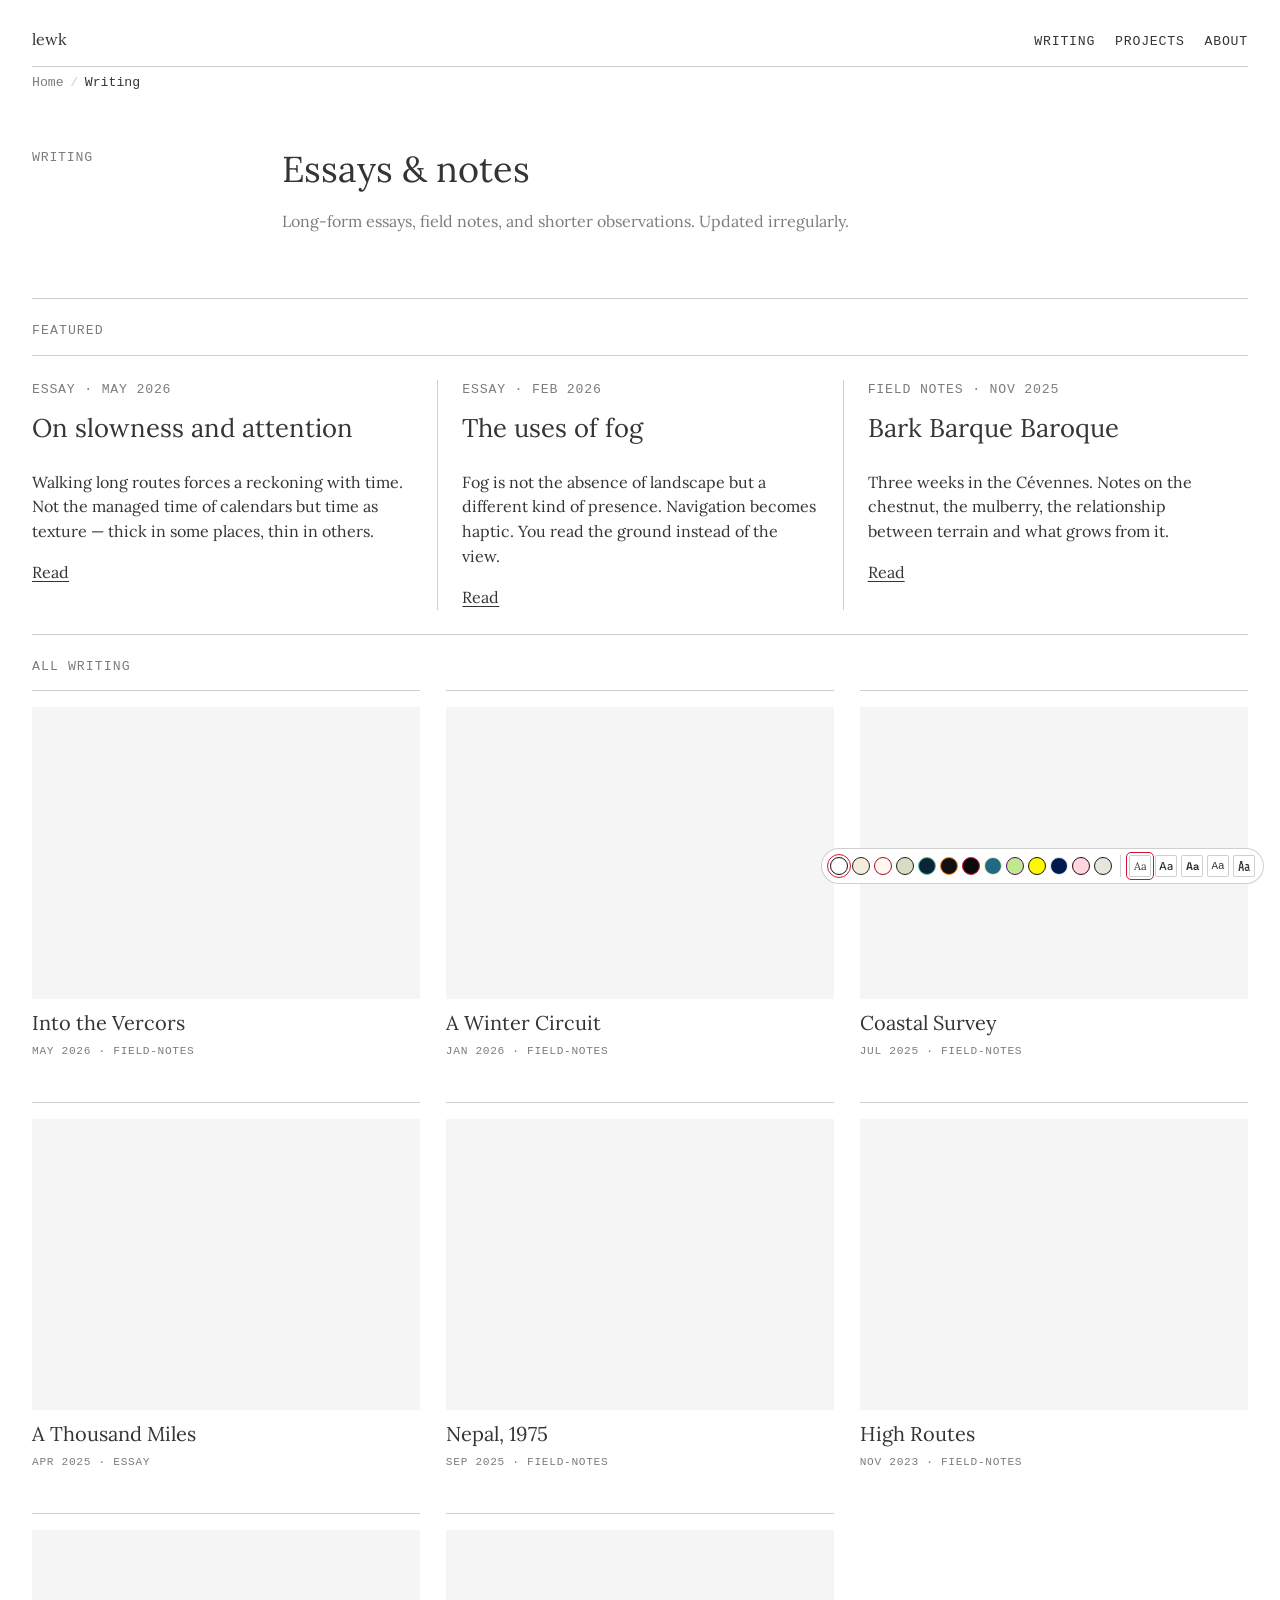
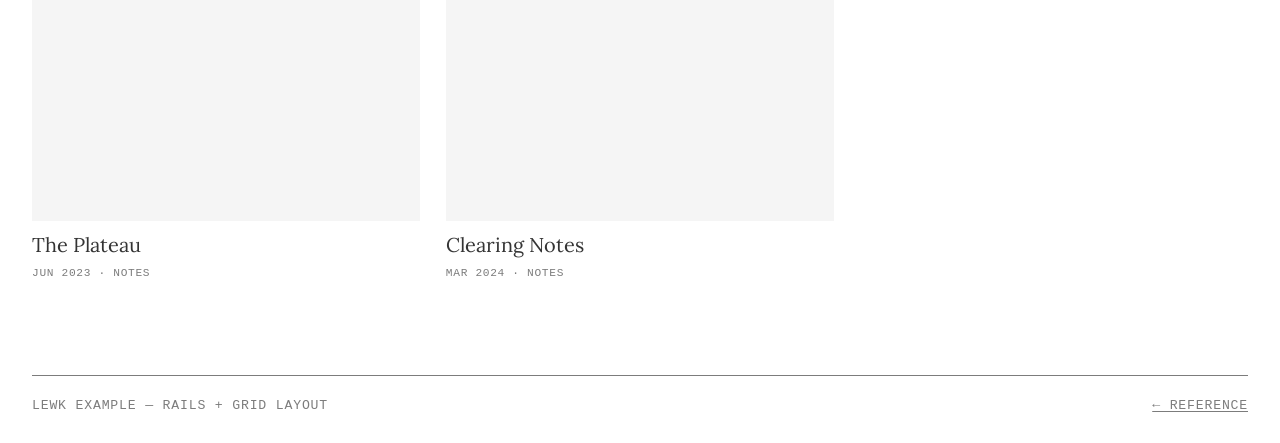
<file: examples/rails-grid.html>
<!DOCTYPE html>
<html lang="en" data-theme="light" data-font="serif">
<head>
  <meta charset="UTF-8">
  <meta name="viewport" content="width=device-width, initial-scale=1.0">
  <title>Writing — lewk example</title>

  <link rel="preconnect" href="https://fonts.googleapis.com">
  <link rel="preconnect" href="https://fonts.gstatic.com" crossorigin>
  <link href="https://fonts.googleapis.com/css2?family=Lora:ital,wght@0,400..700;1,400..700&family=Inter:wght@400;500;700&family=Space+Grotesk:wght@400;500;700&family=VT323&display=swap" rel="stylesheet">

  <link rel="stylesheet" href="../lewk.css">
</head>
<body>

<nav class="nav flush">
  <a class="brand" href="../">lewk</a>
  <a href="#">Writing</a>
  <a href="#">Projects</a>
  <a href="#">About</a>
</nav>
<nav class="breadcrumb bare" aria-label="Breadcrumb">
  <a href="#">Home</a>
  <span aria-current="page">Writing</span>
</nav>
<main class="wide">


<section class="section">
  <div class="row">
    <div class="label">Writing</div>
    <div>
      <h2 style="margin: 0 0 var(--sp-2)">Essays &amp; notes</h2>
      <p class="muted">Long-form essays, field notes, and shorter observations. Updated irregularly.</p>
    </div>
  </div>
</section>

<!-- Rails: featured pieces, editorial equal-column layout -->
<section class="section">
  <h6>Featured</h6>
  <div class="rails rails-3" style="margin-top: var(--sp-3); border-top: var(--rule); padding-top: var(--sp-4)">
    <div>
      <div class="meta">Essay · May 2026</div>
      <h3 style="margin: var(--sp-2) 0 var(--sp-3)">On slowness and attention</h3>
      <p>Walking long routes forces a reckoning with time. Not the managed time of calendars but time as texture — thick in some places, thin in others.</p>
      <a class="link-arrow" href="#">Read</a>
    </div>
    <div>
      <div class="meta">Essay · Feb 2026</div>
      <h3 style="margin: var(--sp-2) 0 var(--sp-3)">The uses of fog</h3>
      <p>Fog is not the absence of landscape but a different kind of presence. Navigation becomes haptic. You read the ground instead of the view.</p>
      <a class="link-arrow" href="#">Read</a>
    </div>
    <div>
      <div class="meta">Field notes · Nov 2025</div>
      <h3 style="margin: var(--sp-2) 0 var(--sp-3)">Bark Barque Baroque</h3>
      <p>Three weeks in the Cévennes. Notes on the chestnut, the mulberry, the relationship between terrain and what grows from it.</p>
      <a class="link-arrow" href="#">Read</a>
    </div>
  </div>
</section>

<!-- Grid: full card index -->
<section class="section">
  <h6>All writing</h6>
  <div class="grid" style="margin-top: var(--sp-3)">
    <a class="card" href="#">
      <div class="card-thumb"></div>
      <div class="card-title">Into the Vercors</div>
      <div class="card-meta">May 2026 · field-notes</div>
    </a>
    <a class="card" href="#">
      <div class="card-thumb"></div>
      <div class="card-title">A Winter Circuit</div>
      <div class="card-meta">Jan 2026 · field-notes</div>
    </a>
    <a class="card" href="#">
      <div class="card-thumb"></div>
      <div class="card-title">Coastal Survey</div>
      <div class="card-meta">Jul 2025 · field-notes</div>
    </a>
    <a class="card" href="#">
      <div class="card-thumb"></div>
      <div class="card-title">A Thousand Miles</div>
      <div class="card-meta">Apr 2025 · essay</div>
    </a>
    <a class="card" href="#">
      <div class="card-thumb"></div>
      <div class="card-title">Nepal, 1975</div>
      <div class="card-meta">Sep 2025 · field-notes</div>
    </a>
    <a class="card" href="#">
      <div class="card-thumb"></div>
      <div class="card-title">High Routes</div>
      <div class="card-meta">Nov 2023 · field-notes</div>
    </a>
    <a class="card" href="#">
      <div class="card-thumb"></div>
      <div class="card-title">The Plateau</div>
      <div class="card-meta">Jun 2023 · notes</div>
    </a>
    <a class="card" href="#">
      <div class="card-thumb"></div>
      <div class="card-title">Clearing Notes</div>
      <div class="card-meta">Mar 2024 · notes</div>
    </a>
  </div>
</section>

<footer class="footer">
  <span>lewk example — rails + grid layout</span>
  <a href="../" class="meta">← Reference</a>
</footer>

<div class="themer" role="group" aria-label="Theme and font">
  <div class="themer-group">
    <button data-theme-set="light"     title="light"     style="background:#fff;border-color:#111"></button>
    <button data-theme-set="paper"     title="paper"     style="background:#f4ecdc;border-color:#2a2418"></button>
    <button data-theme-set="hot"       title="hot"       style="background:#fff8f0;border-color:#a8092b"></button>
    <button data-theme-set="moss"      title="moss"      style="background:#d8dcc4;border-color:#1b2618"></button>
    <button data-theme-set="ocean"     title="ocean"     style="background:#0c2436;border-color:#5acab1"></button>
    <button data-theme-set="dark"      title="dark"      style="background:#111;border-color:#ff8a14"></button>
    <button data-theme-set="noir"      title="noir"      style="background:#0a0a0a;border-color:#d31138"></button>
    <button data-theme-set="lagoon"    title="lagoon"    style="background:#226985;border-color:#fdf4b6"></button>
    <button data-theme-set="iris"      title="iris"      style="background:#c2e88e;border-color:#4e0e6c"></button>
    <button data-theme-set="lemon"     title="lemon"     style="background:#fff700;border-color:#1a1a00"></button>
    <button data-theme-set="blueprint" title="blueprint" style="background:#001a4d;border-color:#e6f0ff"></button>
    <button data-theme-set="rose"      title="rose"      style="background:#ffd5e0;border-color:#2a0814"></button>
    <button data-theme-set="newsprint" title="newsprint" style="background:#e8e6dc;border-color:#1a1a1a"></button>
  </div>
  <div class="themer-divider"></div>
  <div class="themer-group">
    <button data-font-set="serif"  title="serif"  style="font-family: Lora, serif">Aa</button>
    <button data-font-set="sans"   title="sans"   style="font-family: Inter, sans-serif; font-weight: 500">Aa</button>
    <button data-font-set="block"  title="block"  style="font-family: 'Space Grotesk', sans-serif; font-weight: 700">Aa</button>
    <button data-font-set="mono"   title="mono"   style="font-family: ui-monospace, monospace">Aa</button>
    <button data-font-set="pixel"  title="pixel"  style="font-family: VT323, monospace; font-size: 16px">Aa</button>
  </div>
</div>

<script src="../themer.js"></script>
</body>
</html>
</file>
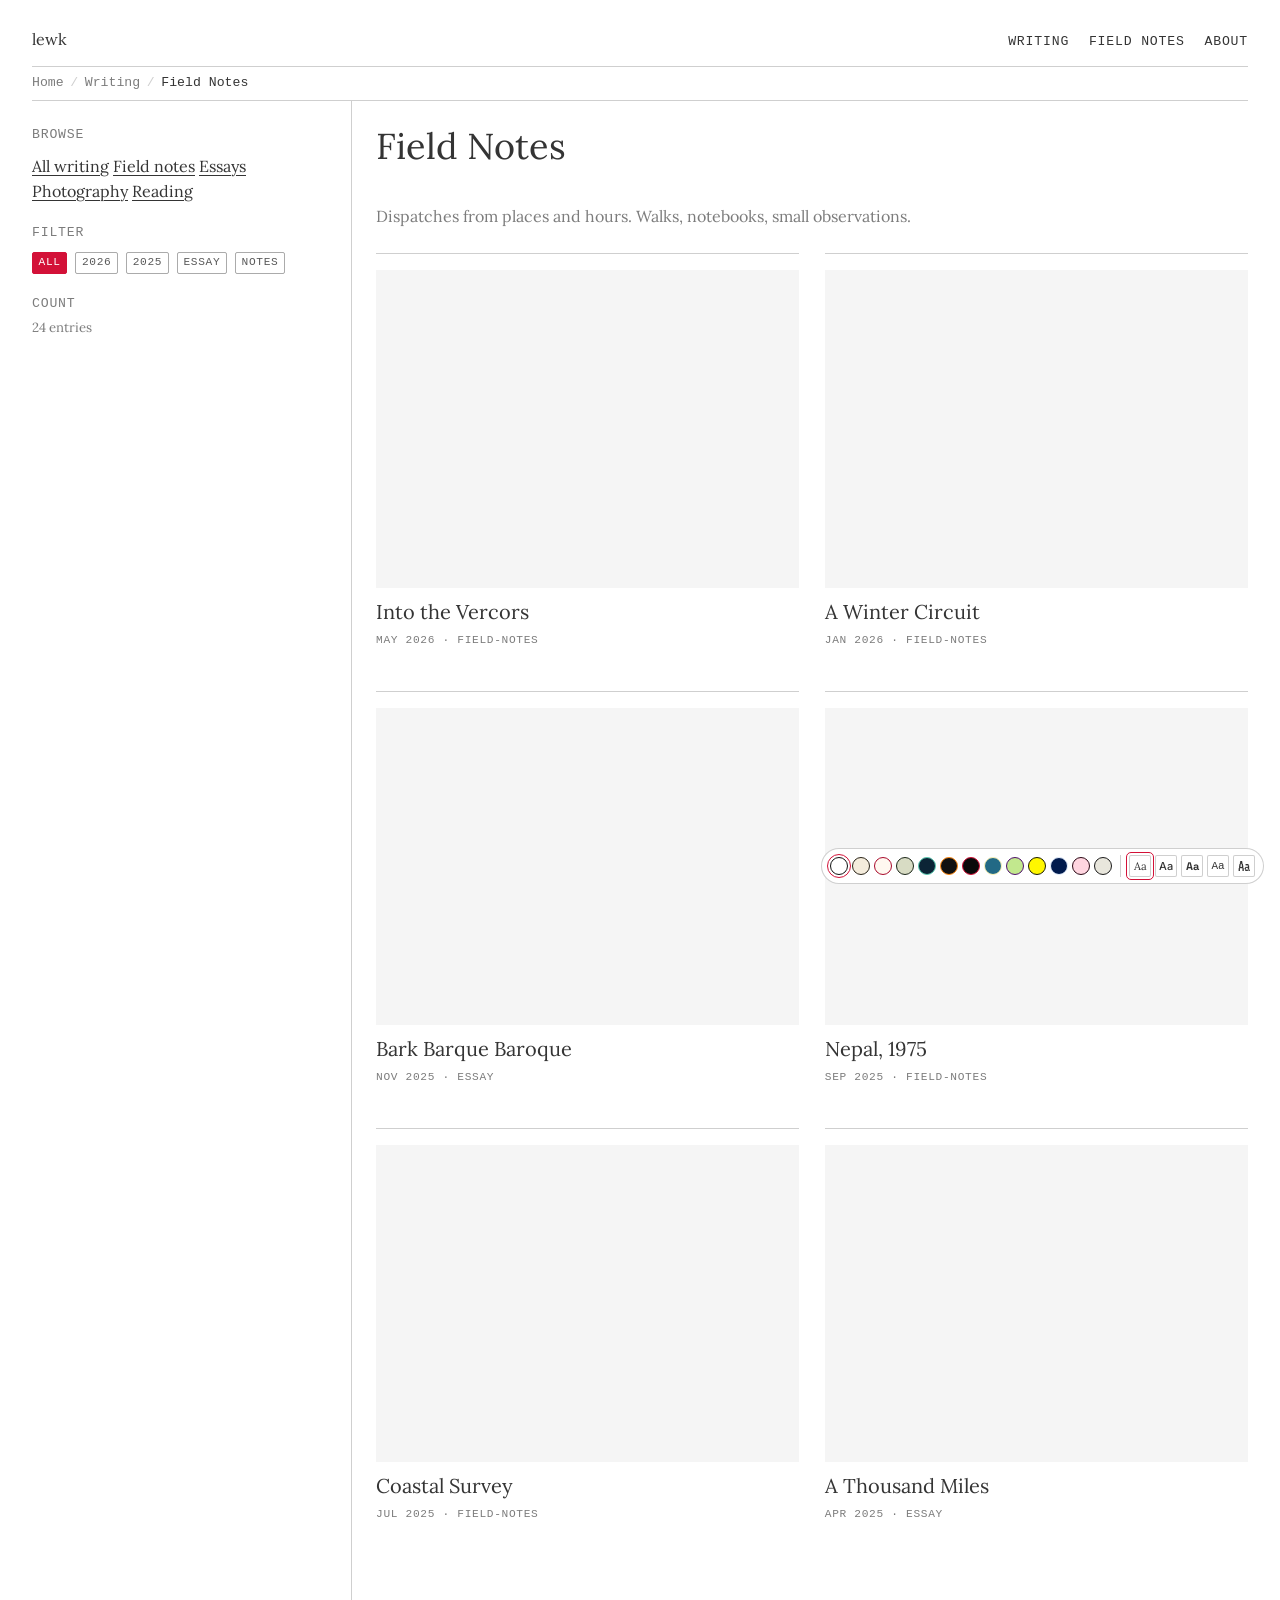
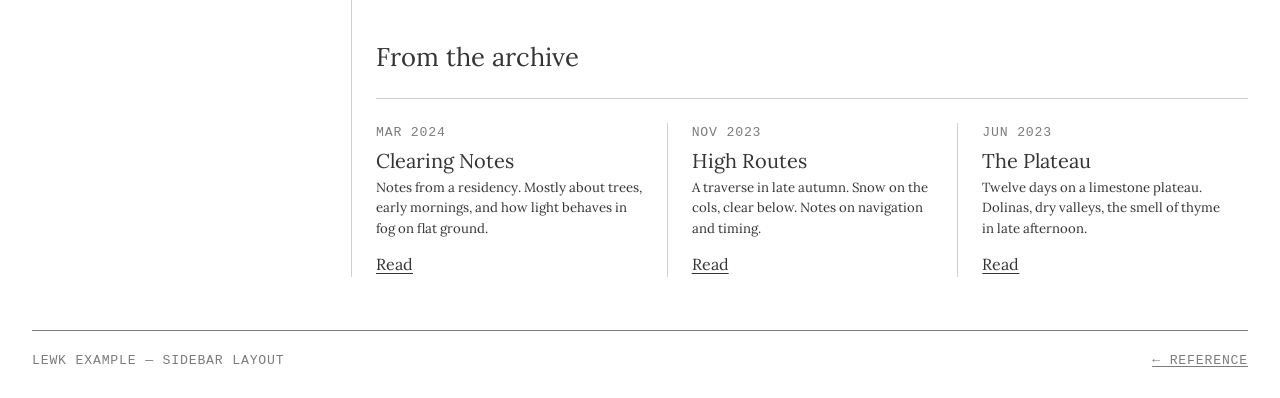
<file: examples/sidebar-layout.html>
<!DOCTYPE html>
<html lang="en" data-theme="light" data-font="serif">
<head>
  <meta charset="UTF-8">
  <meta name="viewport" content="width=device-width, initial-scale=1.0">
  <title>Field Notes — lewk example</title>

  <link rel="preconnect" href="https://fonts.googleapis.com">
  <link rel="preconnect" href="https://fonts.gstatic.com" crossorigin>
  <link href="https://fonts.googleapis.com/css2?family=Lora:ital,wght@0,400..700;1,400..700&family=Inter:wght@400;500;700&family=Space+Grotesk:wght@400;500;700&family=VT323&display=swap" rel="stylesheet">

  <link rel="stylesheet" href="../lewk.css">
</head>
<body>

<nav class="nav flush">
  <a class="brand" href="../">lewk</a>
  <a href="#">Writing</a>
  <a href="#">Field Notes</a>
  <a href="#">About</a>
</nav>
<nav class="breadcrumb bare" aria-label="Breadcrumb">
  <a href="#">Home</a>
  <a href="#">Writing</a>
  <span aria-current="page">Field Notes</span>
</nav>
<div class="sidebar sidebar--ruled">

  <aside>
    <div class="meta">Browse</div>
    <nav class="stack-tight" style="margin-top: var(--sp-2)">
      <a href="#">All writing</a>
      <a href="#">Field notes</a>
      <a href="#">Essays</a>
      <a href="#">Photography</a>
      <a href="#">Reading</a>
    </nav>

    <div class="meta" style="margin-top: var(--sp-4)">Filter</div>
    <div class="cluster" style="margin-top: var(--sp-2)">
      <a class="tag tag--accent" href="#">All</a>
      <a class="tag" href="#">2026</a>
      <a class="tag" href="#">2025</a>
      <a class="tag" href="#">essay</a>
      <a class="tag" href="#">notes</a>
    </div>

    <div class="meta" style="margin-top: var(--sp-4)">Count</div>
    <p class="small muted" style="margin-top: var(--sp-1)">24 entries</p>
  </aside>

  <main class="reading left">


    <h2>Field Notes</h2>
    <p class="muted">Dispatches from places and hours. Walks, notebooks, small observations.</p>

    <!-- Grid 1: auto-fill card grid -->
    <div class="grid" style="margin-top: var(--sp-4)">
      <a class="card" href="#">
        <div class="card-thumb"></div>
        <div class="card-title">Into the Vercors</div>
        <div class="card-meta">May 2026 · field-notes</div>
      </a>
      <a class="card" href="#">
        <div class="card-thumb"></div>
        <div class="card-title">A Winter Circuit</div>
        <div class="card-meta">Jan 2026 · field-notes</div>
      </a>
      <a class="card" href="#">
        <div class="card-thumb"></div>
        <div class="card-title">Bark Barque Baroque</div>
        <div class="card-meta">Nov 2025 · essay</div>
      </a>
      <a class="card" href="#">
        <div class="card-thumb"></div>
        <div class="card-title">Nepal, 1975</div>
        <div class="card-meta">Sep 2025 · field-notes</div>
      </a>
      <a class="card" href="#">
        <div class="card-thumb"></div>
        <div class="card-title">Coastal Survey</div>
        <div class="card-meta">Jul 2025 · field-notes</div>
      </a>
      <a class="card" href="#">
        <div class="card-thumb"></div>
        <div class="card-title">A Thousand Miles</div>
        <div class="card-meta">Apr 2025 · essay</div>
      </a>
    </div>

    <!-- Grid 2: equal-column editorial rails -->
    <h3 style="margin-top: var(--sp-6)">From the archive</h3>

    <div class="rails rails-3" style="margin-top: var(--sp-3); border-top: var(--rule); padding-top: var(--sp-4)">
      <div>
        <div class="meta">Mar 2024</div>
        <h4 style="margin: var(--sp-1) 0">Clearing Notes</h4>
        <p class="small">Notes from a residency. Mostly about trees, early mornings, and how light behaves in fog on flat ground.</p>
        <a class="link-arrow" href="#">Read</a>
      </div>
      <div>
        <div class="meta">Nov 2023</div>
        <h4 style="margin: var(--sp-1) 0">High Routes</h4>
        <p class="small">A traverse in late autumn. Snow on the cols, clear below. Notes on navigation and timing.</p>
        <a class="link-arrow" href="#">Read</a>
      </div>
      <div>
        <div class="meta">Jun 2023</div>
        <h4 style="margin: var(--sp-1) 0">The Plateau</h4>
        <p class="small">Twelve days on a limestone plateau. Dolinas, dry valleys, the smell of thyme in late afternoon.</p>
        <a class="link-arrow" href="#">Read</a>
      </div>
    </div>

  </main>
</div>

<footer class="footer">
  <span>lewk example — sidebar layout</span>
  <a href="../" class="meta">← Reference</a>
</footer>

<div class="themer" role="group" aria-label="Theme and font">
  <div class="themer-group">
    <button data-theme-set="light"     title="light"     style="background:#fff;border-color:#111"></button>
    <button data-theme-set="paper"     title="paper"     style="background:#f4ecdc;border-color:#2a2418"></button>
    <button data-theme-set="hot"       title="hot"       style="background:#fff8f0;border-color:#a8092b"></button>
    <button data-theme-set="moss"      title="moss"      style="background:#d8dcc4;border-color:#1b2618"></button>
    <button data-theme-set="ocean"     title="ocean"     style="background:#0c2436;border-color:#5acab1"></button>
    <button data-theme-set="dark"      title="dark"      style="background:#111;border-color:#ff8a14"></button>
    <button data-theme-set="noir"      title="noir"      style="background:#0a0a0a;border-color:#d31138"></button>
    <button data-theme-set="lagoon"    title="lagoon"    style="background:#226985;border-color:#fdf4b6"></button>
    <button data-theme-set="iris"      title="iris"      style="background:#c2e88e;border-color:#4e0e6c"></button>
    <button data-theme-set="lemon"     title="lemon"     style="background:#fff700;border-color:#1a1a00"></button>
    <button data-theme-set="blueprint" title="blueprint" style="background:#001a4d;border-color:#e6f0ff"></button>
    <button data-theme-set="rose"      title="rose"      style="background:#ffd5e0;border-color:#2a0814"></button>
    <button data-theme-set="newsprint" title="newsprint" style="background:#e8e6dc;border-color:#1a1a1a"></button>
  </div>
  <div class="themer-divider"></div>
  <div class="themer-group">
    <button data-font-set="serif"  title="serif"  style="font-family: Lora, serif">Aa</button>
    <button data-font-set="sans"   title="sans"   style="font-family: Inter, sans-serif; font-weight: 500">Aa</button>
    <button data-font-set="block"  title="block"  style="font-family: 'Space Grotesk', sans-serif; font-weight: 700">Aa</button>
    <button data-font-set="mono"   title="mono"   style="font-family: ui-monospace, monospace">Aa</button>
    <button data-font-set="pixel"  title="pixel"  style="font-family: VT323, monospace; font-size: 16px">Aa</button>
  </div>
</div>

<script src="../themer.js"></script>
</body>
</html>
</file>
<file: lewk.css>
/* lewk.css — minimal editorial CSS framework
 * Plain modern CSS. Theme tokens, layout primitives, and generic components.
 * Drop into any project; site-specific patterns live in their own stylesheet.
 * Inspired by cargo.site editorial templates and randoma11y's live theme swap.
 */

/* ============================================================
 * 1. TOKENS
 * One accent + one foreground generate the entire palette via
 * alpha-stepped swatches (cargo's trick) and color-mix tints.
 * Theme swap = re-set --fg and --bg on [data-theme].
 * ========================================================= */

:root {
  /* base pair — overridden by [data-theme] */
  --fg: #111;
  --bg: #fff;
  --accent: #d31138;

  /* derived swatches (foreground stepped by alpha) */
  --swatch-1: color-mix(in srgb, var(--fg) 85%, transparent);
  --swatch-2: color-mix(in srgb, var(--fg) 70%, transparent);
  --swatch-3: color-mix(in srgb, var(--fg) 55%, transparent);
  --swatch-4: color-mix(in srgb, var(--fg) 35%, transparent);
  --swatch-5: color-mix(in srgb, var(--fg) 20%, transparent);
  --swatch-6: color-mix(in srgb, var(--fg) 10%, transparent);

  /* derived backgrounds (foreground over bg, very low opacity) */
  --buffer: color-mix(in srgb, var(--fg) 4%, var(--bg));
  --buffer-strong: color-mix(in srgb, var(--fg) 8%, var(--bg));

  --text-color: var(--swatch-1);
  --muted-color: var(--swatch-3);
  --rule: 1px solid var(--swatch-5);
  --rule-strong: 1px solid var(--swatch-3);

  /* type */
  --font-sans: ui-sans-serif, system-ui, -apple-system, "Helvetica Neue", Arial, sans-serif;
  --font-serif: "Lora", Georgia, "Times New Roman", serif;
  --font-block: "Space Grotesk", "Inter", ui-sans-serif, system-ui, sans-serif;
  --font-mono: ui-monospace, "SF Mono", Menlo, Consolas, monospace;
  --font-pixel: "VT323", ui-monospace, monospace;
  --font-display: var(--font-serif);
  --font-body: var(--font-serif);
  --font-ui: var(--font-mono);

  --font-scale: 1;
  --fs-1: calc(0.7rem  * var(--font-scale));
  --fs-2: calc(0.825rem * var(--font-scale));
  --fs-3: calc(1rem     * var(--font-scale));
  --fs-4: calc(1.25rem  * var(--font-scale));
  --fs-5: calc(1.6rem   * var(--font-scale));
  --fs-6: calc(2.25rem  * var(--font-scale));
  --fs-7: calc(3.25rem  * var(--font-scale));

  --leading-tight: 1.2;
  --leading-body: 1.55;
  --leading-loose: 1.75;

  /* spacing — em-based so it scales with type */
  --sp-1: 0.25em;
  --sp-2: 0.5em;
  --sp-3: 1em;
  --sp-4: 1.5em;
  --sp-5: 2.5em;
  --sp-6: 4em;

  /* layout */
  --page-pad-x: clamp(1rem, 2.5vw, 2.25rem);
  --page-pad-y: clamp(1rem, 3vh, 2.5rem);
  --col-narrow: 22rem;
  --col-mid: 80rem;
  --col-wide: 125rem;
  --gutter: clamp(1rem, 2vw, 2rem);
}

/* font modes — re-point display/body/ui to different stacks */
[data-font="serif"] {
  --font-display: var(--font-serif);
  --font-body:    var(--font-serif);
  --font-ui:      var(--font-mono);
}
[data-font="sans"] {
  --font-display: "Inter", var(--font-sans);
  --font-body:    "Inter", var(--font-sans);
  --font-ui:      var(--font-mono);
}
[data-font="block"] {
  --font-display: var(--font-block);
  --font-body:    var(--font-block);
  --font-ui:      var(--font-block);
}
[data-font="pixel"] {
  --font-display: var(--font-pixel);
  --font-body:    var(--font-pixel);
  --font-ui:      var(--font-pixel);
  --leading-body: 1.3;
  --leading-tight: 1.1;
}
[data-font="mono"] {
  --font-display: var(--font-mono);
  --font-body:    var(--font-mono);
  --font-ui:      var(--font-mono);
}

/* themes — only override the base pair + accent; everything else re-derives.
 * All pairs target WCAG AA (4.5:1) for body text against bg.
 */
[data-theme="light"]   { --fg: #111; --bg: #fff; --accent: #d31138; }
[data-theme="paper"]   { --fg: #2a2418; --bg: #f4ecdc; --accent: #6b3a1f; }
[data-theme="dark"]    { --fg: #f0f0f0; --bg: #111; --accent: #ff8a14; }
[data-theme="noir"]    { --fg: #e8e8e8; --bg: #0a0a0a; --accent: #d31138; }
[data-theme="ocean"]   { --fg: #e1ecf5; --bg: #0c2436; --accent: #5acab1; }
[data-theme="moss"]    { --fg: #1b2618; --bg: #d8dcc4; --accent: #25833a; }
[data-theme="hot"]     { --fg: #a8092b; --bg: #fff8f0; --accent: #111; }
[data-theme="lemon"]   { --fg: #1a1a00; --bg: #fff700; --accent: #4a0072; }
[data-theme="blueprint"]{ --fg: #e6f0ff; --bg: #001a4d; --accent: #ffb84d; }
[data-theme="rose"]    { --fg: #2a0814; --bg: #ffd5e0; --accent: #8a0a3f; }
[data-theme="newsprint"]{ --fg: #1a1a1a; --bg: #e8e6dc; --accent: #c0392b; }

/* a11y palettes — display-p3 with sRGB fallbacks */
[data-theme="lagoon"] {
  --fg: #fdf4b6;
  --bg: #226985;
  --accent: #ff8a4a;
}
[data-theme="iris"] {
  --fg: #4e0e6c;
  --bg: #c2e88e;
  --accent: #d31182;
}
@supports (color: color(display-p3 1 1 1)) {
  [data-theme="lagoon"] {
    --fg: color(display-p3 0.991 0.959 0.714);
    --bg: color(display-p3 0.132 0.414 0.515);
    --accent: color(display-p3 1 0.54 0.29);
  }
  [data-theme="iris"] {
    --fg: color(display-p3 0.306 0.055 0.425);
    --bg: color(display-p3 0.76 0.908 0.558);
    --accent: color(display-p3 0.83 0.07 0.51);
  }
}

/* ============================================================
 * 2. BASE
 * ========================================================= */

*,
*::before,
*::after { box-sizing: border-box; }

html, body { margin: 0; padding: 0; }

body {
  font-family: var(--font-body);
  font-size: var(--fs-3);
  line-height: var(--leading-body);
  color: var(--text-color);
  background: var(--bg);
  padding: var(--page-pad-y) var(--page-pad-x);
  -webkit-font-smoothing: antialiased;
  -moz-osx-font-smoothing: grayscale;
  transition: background-color 0.2s ease, color 0.2s ease;
}

::selection { background: var(--accent); color: var(--bg); }

/* type */
h1, h2, h3, h4, h5, h6 {
  font-family: var(--font-display);
  font-weight: 400;
  line-height: var(--leading-tight);
  margin: 0 0 var(--sp-3);
}
h1 { font-size: var(--fs-7); letter-spacing: -0.01em; }
h2 { font-size: var(--fs-6); }
h3 { font-size: var(--fs-5); }
h4 { font-size: var(--fs-4); }
h5 { font-size: var(--fs-3); text-transform: uppercase; letter-spacing: 0.06em; font-family: var(--font-ui); }
h6 { font-size: var(--fs-2); text-transform: uppercase; letter-spacing: 0.08em; font-family: var(--font-ui); color: var(--muted-color); }

p { margin: 0 0 var(--sp-3); }

a {
  color: inherit;
  text-decoration: underline;
  text-decoration-thickness: 1px;
  text-underline-offset: 0.18em;
  transition: text-decoration-style 0.1s;
}
a:hover {
  text-decoration-style: wavy;
  text-decoration-color: var(--accent);
}

small, .small { font-size: var(--fs-2); }

code, kbd, samp, pre {
  font-family: var(--font-mono);
  font-size: 0.92em;
}
code {
  background: var(--buffer-strong);
  padding: 0.1em 0.3em;
  border-radius: 2px;
}
pre {
  background: var(--buffer);
  padding: var(--sp-3);
  border-left: var(--rule-strong);
  overflow-x: auto;
  line-height: var(--leading-body);
}
pre code { background: none; padding: 0; }

blockquote {
  margin: var(--sp-4) 0;
  padding: 0 var(--sp-4);
  border-left: var(--rule-strong);
  color: var(--swatch-2);
  font-style: italic;
}

hr {
  border: 0;
  border-top: var(--rule);
  margin: var(--sp-5) 0;
}

img, video, svg { max-width: 100%; height: auto; display: block; }

ul, ol { padding-left: 1.4em; margin: 0 0 var(--sp-3); }
li { margin-bottom: var(--sp-1); }

dl { margin: 0 0 var(--sp-3); }
dt { font-family: var(--font-ui); text-transform: uppercase; font-size: var(--fs-2); letter-spacing: 0.06em; color: var(--muted-color); margin-top: var(--sp-3); }
dd { margin: 0 0 var(--sp-2); }

table { border-collapse: collapse; width: 100%; margin: 0 0 var(--sp-3); }
th, td { text-align: left; padding: var(--sp-2) var(--sp-3); border-bottom: var(--rule); }
th { font-family: var(--font-ui); text-transform: uppercase; font-size: var(--fs-2); letter-spacing: 0.06em; }

/* ============================================================
 * 3. LAYOUT
 * ========================================================= */

/* full-bleed by default — body padding sets the gutter */
.full          { max-width: none; }
/* opt-in centered measures for long-form */
.wide   { max-width: var(--col-wide); margin: 0 auto; }
.narrow   { max-width: var(--col-narrow); margin: 0 auto; }
.reading { max-width: var(--col-mid);   margin: 0 auto; }
/* a section that pulls back to a narrow measure inside a full-bleed page */
.right       { margin-right: 0px; }
.left { margin-left: 0px;}
/* hairline-ruled section, the cargo signature */
.section {
  padding: var(--sp-4) 0;
  border-top: var(--rule);
}
.section:first-child { border-top: 0; }

/* label/content two-column row */
.row {
  display: grid;
  grid-template-columns: minmax(8rem, 14rem) minmax(0, 1fr);
  gap: var(--gutter);
  padding: var(--sp-4) 0;
  border-top: var(--rule);
}
.row:first-child { border-top: 0; }
.row > .label,
.row > dt {
  font-family: var(--font-ui);
  text-transform: uppercase;
  font-size: var(--fs-2);
  letter-spacing: 0.06em;
  color: var(--muted-color);
}
@media (max-width: 640px) {
  .row { grid-template-columns: 1fr; gap: var(--sp-2); }
}

/* multi-column directory: label / sublabel / body */
.dir {
  display: grid;
  grid-template-columns: 1fr 1fr 2fr;
  gap: var(--gutter);
  padding: var(--sp-4) 0;
  border-top: var(--rule);
}
@media (max-width: 800px) {
  .dir { grid-template-columns: 1fr; }
}

/* auto-fill index grid — wraps based on min item width */
.grid {
  display: grid;
  grid-template-columns: repeat(auto-fill, minmax(min(100%, 18rem), 1fr));
  gap: var(--gutter);
}
.grid--wide  { grid-template-columns: repeat(auto-fill, minmax(min(100%, 24rem), 1fr)); }
.grid--dense { grid-template-columns: repeat(auto-fill, minmax(min(100%, 12rem), 1fr)); gap: var(--sp-2); }

/* fixed N-column grids — collapse to 1 below 640px, to 2 between 640–960 (for cols-3+) */
.cols { display: grid; gap: var(--gutter); grid-template-columns: 1fr; }
.cols-2 { grid-template-columns: 1fr; }
.cols-3 { grid-template-columns: 1fr; }
.cols-4 { grid-template-columns: 1fr; }
@media (min-width: 640px)  {
  .cols-2 { grid-template-columns: repeat(2, minmax(0, 1fr)); }
  .cols-3 { grid-template-columns: repeat(2, minmax(0, 1fr)); }
  .cols-4 { grid-template-columns: repeat(2, minmax(0, 1fr)); }
}
@media (min-width: 960px)  {
  .cols-3 { grid-template-columns: repeat(3, minmax(0, 1fr)); }
  .cols-4 { grid-template-columns: repeat(4, minmax(0, 1fr)); }
}
@media (min-width: 1400px) {
  .cols-3 { grid-template-columns: repeat(4, minmax(0, 1fr)); }
  .cols-4 { grid-template-columns: repeat(6, minmax(0, 1fr)); }
}

/* asymmetric splits — sidebar + main */
.split {
  display: grid;
  gap: var(--gutter);
  grid-template-columns: 1fr;
}
@media (min-width: 800px) {
  .split        { grid-template-columns: 1fr 2fr; }
  .split--even  { grid-template-columns: 1fr 1fr; }
  .split--wide  { grid-template-columns: 2fr 1fr; }
  .split--thin  { grid-template-columns: minmax(8rem, 14rem) 1fr; }
}

/* sidebar — asymmetric layout with a vertical hairline divider.
 * Unlike .split, gap is 0; whitespace comes from padding on each column,
 * so perpendicular borders can meet adjacent horizontal rules at the corner. */
.sidebar {
  display: grid;
  grid-template-columns: 1fr;
  gap: var(--sp-4) 0;
}
@media (min-width: 800px) {
  .sidebar        { grid-template-columns: minmax(10rem, 20rem) 1fr; gap: 0; }
  .sidebar--wide  { grid-template-columns: minmax(16rem, 28rem) 1fr; }
  .sidebar--thin  { grid-template-columns: minmax(6rem,  12rem) 1fr; }
  .sidebar--right { grid-template-columns: 1fr minmax(10rem, 20rem); }
  .sidebar > :first-child { border-right: var(--rule); padding-right: var(--sp-4); }
  .sidebar > :last-child  { padding-left: var(--sp-4); }
  .sidebar--right > :first-child { border-right: none; }
  .sidebar--right > :last-child  { border-left: var(--rule); }
}
/* --ruled: sidebar owns its top border with no padding-top on the container.
 * border-top and the column's border-right share y=0 — they meet at the corner. */
.sidebar--ruled { border-top: var(--rule); }
.sidebar--ruled > * { padding-top: var(--sp-4); }

/* span utilities for grid children */
.span-2    { grid-column: span 1; }
.span-3    { grid-column: span 1; }
.span-4    { grid-column: span 1; }
.span-all  { grid-column: 1 / -1; }
@media (min-width: 640px) { .span-2 { grid-column: span 2; } .span-3 { grid-column: span 2; } .span-4 { grid-column: span 2; } }
@media (min-width: 960px) { .span-3 { grid-column: span 3; } .span-4 { grid-column: span 4; } }

/* equal-weight column rails with vertical hairlines (the cargo signature) */
.rails {
  display: grid;
  gap: 0;
  grid-template-columns: 1fr;
}
.rails > * {
  padding: var(--sp-3) var(--sp-4);
  border-top: var(--rule);
}
.rails > *:first-child { border-top: 0; }
@media (min-width: 800px) {
  .rails-2 { grid-template-columns: repeat(2, minmax(0, 1fr)); }
  .rails-3 { grid-template-columns: repeat(2, minmax(0, 1fr)); }
  .rails-4 { grid-template-columns: repeat(2, minmax(0, 1fr)); }
  .rails > * { border-top: 0; border-left: var(--rule); padding: 0 var(--sp-4); }
  .rails > *:first-child { border-left: 0; padding-left: 0; }
  .rails-3 > *:nth-child(2n+1),
  .rails-4 > *:nth-child(2n+1) { border-left: 0; padding-left: 0; }
}
@media (min-width: 1100px) {
  .rails-3 { grid-template-columns: repeat(3, minmax(0, 1fr)); }
  .rails-4 { grid-template-columns: repeat(2, minmax(0, 1fr)); }
  .rails-3 > * { border-left: var(--rule); padding-left: var(--sp-4); }
  .rails-3 > *:first-child { border-left: 0; padding-left: 0; }
  .rails-3 > *:nth-child(2n+1) { border-left: var(--rule); padding-left: var(--sp-4); }
  .rails-3 > *:nth-child(3n+1) { border-left: 0; padding-left: 0; }
}
@media (min-width: 1400px) {
  .rails-4 { grid-template-columns: repeat(4, minmax(0, 1fr)); }
  .rails-4 > * { border-left: var(--rule); padding-left: var(--sp-4); }
  .rails-4 > *:first-child { border-left: 0; padding-left: 0; }
  .rails-4 > *:nth-child(2n+1) { border-left: var(--rule); padding-left: var(--sp-4); }
  .rails-4 > *:nth-child(4n+1) { border-left: 0; padding-left: 0; }
}

/* multi-column text flow — for long-form prose only */
.text-cols { columns: 2 18rem; column-gap: var(--sp-5); column-rule: var(--rule); }
.text-cols > * { break-inside: avoid; }
.text-cols > h1, .text-cols > h2, .text-cols > h3 { column-span: all; }

/* magazine — display heading + 2-col body, image-first variants */
.feature {
  display: grid;
  gap: var(--gutter);
  grid-template-columns: 1fr;
  padding: var(--sp-5) 0;
  border-top: var(--rule);
}
@media (min-width: 800px) {
  .feature { grid-template-columns: 5fr 7fr; align-items: start; }
  .feature--reverse { grid-template-columns: 7fr 5fr; }
  .feature--reverse > :first-child { order: 2; }
}
.feature h2, .feature h3 { margin-top: 0; }
.feature-media {
  aspect-ratio: 4 / 3;
  background: var(--buffer);
  overflow: hidden;
}
.feature-media img { width: 100%; height: 100%; object-fit: cover; }

/* stack utility */
.stack > * + * { margin-top: var(--sp-3); }
.stack-lg > * + * { margin-top: var(--sp-5); }
.stack-tight > * + * { margin-top: var(--sp-1); }

/* cluster: inline-wrapping flex */
.cluster {
  display: flex;
  flex-wrap: wrap;
  gap: var(--sp-2);
  align-items: center;
}

/* ============================================================
 * 4. COMPONENTS
 * ========================================================= */

/* nav */
.nav {
  display: flex;
  flex-wrap: wrap;
  gap: var(--sp-3) var(--sp-4);
  align-items: baseline;
  padding-bottom: var(--sp-3);
  border-bottom: var(--rule);
  margin-bottom: var(--sp-4);
  font-family: var(--font-ui);
  font-size: var(--fs-2);
  text-transform: uppercase;
  letter-spacing: 0.06em;
}
.nav a { text-decoration: none; }
.nav a:hover { text-decoration: underline; text-decoration-style: wavy; text-decoration-color: var(--accent); }
.nav .brand { font-family: var(--font-display); font-size: var(--fs-3); text-transform: none; letter-spacing: 0; margin-right: auto; }

/* breadcrumb — path indicator bar, smaller than body, UI font */
.breadcrumb {
  display: flex;
  flex-wrap: wrap;
  align-items: center;
  font-family: var(--font-ui);
  font-size: var(--fs-2);
  color: var(--muted-color);
  padding: var(--sp-2) 0;
  border-bottom: var(--rule);
  margin-bottom: var(--sp-4);
}
.breadcrumb a { color: inherit; text-decoration: none; }
.breadcrumb a:hover { color: var(--text-color); text-decoration: underline; text-decoration-style: wavy; text-decoration-color: var(--accent); }
.breadcrumb > * + *::before { content: "/"; margin: 0 var(--sp-2); color: var(--swatch-5); }
.breadcrumb [aria-current="page"] { color: var(--text-color); }

/* meta — small monospace caption */
.meta {
  font-family: var(--font-ui);
  font-size: var(--fs-2);
  text-transform: uppercase;
  letter-spacing: 0.06em;
  color: var(--muted-color);
}

/* link affordances */
.link-bracket::before { content: "["; }
.link-bracket::after  { content: "]"; }
.link-arrow:hover::after { content: " ↝"; }

/* tag / inline badge */
.tag {
  display: inline-block;
  font-family: var(--font-ui);
  font-size: var(--fs-1);
  text-transform: uppercase;
  letter-spacing: 0.06em;
  padding: 0.15em 0.5em;
  border: 1px solid var(--swatch-4);
  border-radius: 2px;
  text-decoration: none;
  color: var(--swatch-2);
}
.tag:hover { border-color: var(--accent); color: var(--accent); }
.tag--accent { background: var(--accent); color: var(--bg); border-color: var(--accent); }

/* button — minimal, text-first */
.btn {
  display: inline-block;
  font-family: var(--font-ui);
  font-size: var(--fs-2);
  text-transform: uppercase;
  letter-spacing: 0.06em;
  padding: 0.5em 0.9em;
  background: var(--bg);
  color: var(--text-color);
  border: 1px solid currentColor;
  border-radius: 2px;
  text-decoration: none;
  cursor: pointer;
  transition: background 0.1s, color 0.1s;
}
.btn:hover { background: var(--text-color); color: var(--bg); text-decoration: none; }
.btn--accent { color: var(--bg); background: var(--accent); border-color: var(--accent); }
.btn--accent:hover { background: var(--text-color); border-color: var(--text-color); }

/* block — chunky offset-shadow button, adapted from thesephist/blocks.css.
 * Wired to theme tokens so it re-tints with the active theme. */
.block {
  display: inline-block;
  position: relative;
  top: -2px;
  left: -2px;
  padding: 0.4em 0.7em;
  margin: 0.5em 4px 0.7em 4px;
  color: var(--fg);
  background: var(--bg);
  border: 1px solid var(--fg);
  border-radius: 3px;
  font-family: var(--font-ui);
  font-weight: 700;
  font-size: var(--fs-2);
  text-decoration: none;
  text-transform: uppercase;
  letter-spacing: 0.04em;
  cursor: pointer;
  user-select: none;
  z-index: 1;
  transition: transform 0.15s;
}
.block::before {
  content: "";
  position: absolute;
  top: -2px;
  left: -2px;
  width: calc(100% + 4px);
  height: calc(100% + 4px);
  background: var(--bg);
  border: 1px solid var(--fg);
  border-radius: 3px;
  z-index: -1;
}
.block::after {
  content: "";
  position: absolute;
  top: 1px;
  left: 1px;
  width: calc(100% + 4px);
  height: calc(100% + 4px);
  background: var(--fg);
  border: 3px solid var(--fg);
  border-radius: 3px;
  z-index: -2;
  transition: transform 0.15s;
}
.block:hover,
.block:focus { transform: translate(2px, 2px); outline: none; }
.block:hover::after,
.block:focus::after { transform: translate(-2px, -2px); }
.block:active { transform: translate(2px, 2px); }
.block:active::after { transform: translate(-2px, -2px); }

.block--accent { color: var(--bg); background: var(--accent); border-color: var(--fg); }
.block--accent::before { background: var(--accent); }

.block--inline {
  display: inline-block;
  font-size: var(--fs-1);
  padding: 0 6px;
  margin: 3px 2px 1px 4px;
}
.block--inline::after { top: -1px; left: -1px; }
.block--inline:hover,
.block--inline:focus { transform: translate(1px, 1px); }
.block--inline:hover::after,
.block--inline:focus::after { transform: translate(-1px, -1px); }

.block--round,
.block--round::before,
.block--round::after { border-radius: 30px; }
.block--round::after { left: 1px; }

.block--fixed { cursor: default; }
.block--fixed:hover,
.block--fixed:hover::after,
.block--fixed:focus,
.block--fixed:focus::after,
.block--fixed:active,
.block--fixed:active::after { transform: none; }

/* card — hairline, no chrome */
.card {
  display: block;
  padding: var(--sp-3) 0;
  border-top: var(--rule);
  text-decoration: none;
  color: inherit;
}
.card:hover { text-decoration: none; }
.card:hover .card-title { text-decoration: underline; text-decoration-style: wavy; text-decoration-color: var(--accent); }
.card-thumb { aspect-ratio: 4/3; background: var(--buffer); margin-bottom: var(--sp-2); overflow: hidden; }
.card-thumb img { width: 100%; height: 100%; object-fit: cover; }
.card-title { font-family: var(--font-display); font-size: var(--fs-4); margin: 0 0 var(--sp-1); }
.card-meta { font-family: var(--font-ui); font-size: var(--fs-1); text-transform: uppercase; letter-spacing: 0.06em; color: var(--muted-color); }

/* boxed card variant (for places that need enclosure) */
.card--boxed {
  border: var(--rule);
  padding: var(--sp-3);
}
.card--boxed:hover { border-color: var(--accent); }

/* filter bar — toolbar of toggle buttons (often paired with a list-filter JS) */
.filter-bar {
  display: flex;
  flex-wrap: wrap;
  gap: var(--sp-2);
  margin: var(--sp-3) 0 var(--sp-4);
  padding-bottom: var(--sp-3);
  border-bottom: var(--rule);
}
.filter-bar [aria-pressed="true"],
.filter-bar .is-active {
  background: var(--accent);
  color: var(--bg);
  border-color: var(--accent);
}

/* tagcloud / catcloud — frequency-sized inline links */
.cloud {
  display: flex;
  flex-wrap: wrap;
  gap: var(--sp-2) var(--sp-3);
  align-items: baseline;
  line-height: 1.15;
  font-family: var(--font-ui);
}
.cloud a {
  text-decoration: none;
  color: var(--swatch-2);
}
.cloud a:hover { color: var(--accent); }
.cloud-1 { font-size: var(--fs-2); }
.cloud-2 { font-size: var(--fs-3); }
.cloud-3 { font-size: var(--fs-4); }
.cloud-4 { font-size: var(--fs-5); }
.cloud-5 { font-size: var(--fs-6); }

/* colophon — multi-region site footer (about / collections / tags) */
.colophon {
  margin-top: var(--sp-6);
  padding-top: var(--sp-5);
  border-top: var(--rule-strong);
  display: grid;
  gap: var(--gutter);
  grid-template-columns: 1fr;
}
.colophon > section { min-width: 0; }
.colophon h5 { margin-top: 0; }
@media (min-width: 800px) {
  .colophon { grid-template-columns: 1fr 1fr 2fr; }
}

/* hero — full-bleed featured block with optional background image */
.hero {
  position: relative;
  display: grid;
  align-items: end;
  min-height: clamp(20rem, 55vh, 30rem);
  background: var(--buffer);
  overflow: hidden;
  padding: var(--sp-5);
  margin: 0 0 var(--sp-5);
}
.hero-media {
  position: absolute;
  inset: 0;
  z-index: 0;
}
.hero-media img,
.hero-media { background-size: cover; background-position: center; }
.hero-media img { width: 100%; height: 100%; object-fit: cover; }
.hero-content {
  position: relative;
  z-index: 1;
  max-width: 36em;
}
.hero--invert .hero-content { color: var(--bg); }
.hero--invert .hero-content a { color: var(--bg); }

/* card variant — inline thumb + title (memex basic_card layout) */
.card--row {
  display: grid;
  grid-template-columns: 3rem minmax(0, 1fr);
  gap: var(--sp-3);
  align-items: center;
}
.card--row .card-thumb {
  aspect-ratio: 1;
  margin-bottom: 0;
}

/* prose — article body width and rhythm */
.prose { max-width: var(--col-mid); }
.prose > * + * { margin-top: var(--sp-3); }
.prose h2 { margin-top: var(--sp-5); }
.prose h3 { margin-top: var(--sp-4); }
.prose img { margin: var(--sp-4) 0; }

/* margin note — floats outside the prose column on wide viewports; inline on narrow */
.margin-note {
  --note-width: 12rem;
  font-family: var(--font-ui);
  font-size: var(--fs-2);
  color: var(--muted-color);
  line-height: var(--leading-body);
  padding: var(--sp-3);

}
@media (min-width: 1400px) {
  .margin-note {
    float: right;
    clear: right;
    width: var(--note-width);
    margin-right: calc(-1 * (var(--note-width) + var(--gutter) * 2));
    margin-left: var(--gutter);
    margin-bottom: var(--sp-2);
  }
}
@media (max-width: 1399px) {
  .margin-note {
    display: block;
    margin: var(--sp-3) 0;
    border-left: var(--rule-strong);
  }
}

.margin-note.dark{
    background: var(--buffer);
    color: var(--text-color);
    border-left: 1px solid;
}

/* footer */
.footer {
  margin-top: var(--sp-6);
  padding-top: var(--sp-4);
  border-top: var(--rule-strong);
  font-family: var(--font-ui);
  font-size: var(--fs-2);
  text-transform: uppercase;
  letter-spacing: 0.06em;
  color: var(--muted-color);
  display: flex;
  justify-content: space-between;
  flex-wrap: wrap;
  gap: var(--sp-3);
}

/* theme + font switcher */
.themer {
  position: fixed;
  bottom: var(--sp-3);
  right: var(--sp-3);
  display: flex;
  align-items: center;
  gap: 8px;
  padding: 6px 8px;
  background: var(--bg);
  border: var(--rule);
  border-radius: 999px;
  z-index: 100;
}
.themer-group { display: flex; gap: 4px; align-items: center; }
.themer-divider { width: 1px; align-self: stretch; background: var(--swatch-5); }
.themer button[data-theme-set] {
  width: 18px; height: 18px;
  border-radius: 50%;
  border: 1px solid var(--swatch-5);
  cursor: pointer;
  padding: 0;
}
.themer button[data-font-set] {
  width: 22px; height: 22px;
  border: 1px solid var(--swatch-5);
  background: var(--bg);
  color: var(--text-color);
  border-radius: 2px;
  cursor: pointer;
  padding: 0;
  font-size: 11px;
  line-height: 1;
  display: inline-flex;
  align-items: center;
  justify-content: center;
}
.themer button:hover { transform: scale(1.12); }
.themer button[aria-pressed="true"] { outline: 1px solid var(--accent); outline-offset: 2px; }

/* ============================================================
 * 5. UTILITIES
 * ========================================================= */

.fg    { color: var(--fg); }
.bg    { color: var(--bg); }
.accent { color: var(--accent); }
.muted  { color: var(--muted-color); }

.swatch-1 { color: var(--swatch-1); }
.swatch-2 { color: var(--swatch-2); }
.swatch-3 { color: var(--swatch-3); }
.swatch-4 { color: var(--swatch-4); }
.swatch-5 { color: var(--swatch-5); }
.swatch-6 { color: var(--swatch-6); }

.fg-bg         { background: var(--fg);             color: var(--bg); }
.accent-bg     { background: var(--accent);          color: var(--bg); }
.muted-bg      { background: var(--muted-color);     color: var(--bg); }
.swatch-1-bg   { background: var(--swatch-1);        color: var(--bg); }
.swatch-2-bg   { background: var(--swatch-2);        color: var(--bg); }
.swatch-3-bg   { background: var(--swatch-3);        color: var(--bg); }
.swatch-4-bg   { background: var(--swatch-4);        color: var(--bg); }
.swatch-5-bg   { background: var(--swatch-5);        color: var(--text-color); }
.swatch-6-bg   { background: var(--swatch-6);        color: var(--text-color); }
.buffer-bg     { background: var(--buffer);          color: var(--text-color); }
.buffer-strong-bg { background: var(--buffer-strong); color: var(--text-color); }

.ui { font-family: var(--font-ui); text-transform: uppercase; font-size: var(--fs-2); letter-spacing: 0.06em; }
.serif { font-family: var(--font-serif); }
.mono { font-family: var(--font-mono); }
.center { text-align: center; }
.right { text-align: right; }
.fill-bg { background: var(--buffer); padding: var(--sp-3); }
.invert { background: var(--text-color); color: var(--bg); padding: var(--sp-3); }
.bare { border: none; padding: 0; margin: var(--sp-2) 0; }
.flush { margin-bottom: 0; }
.flush-top { padding-top: 0; }
</file>
